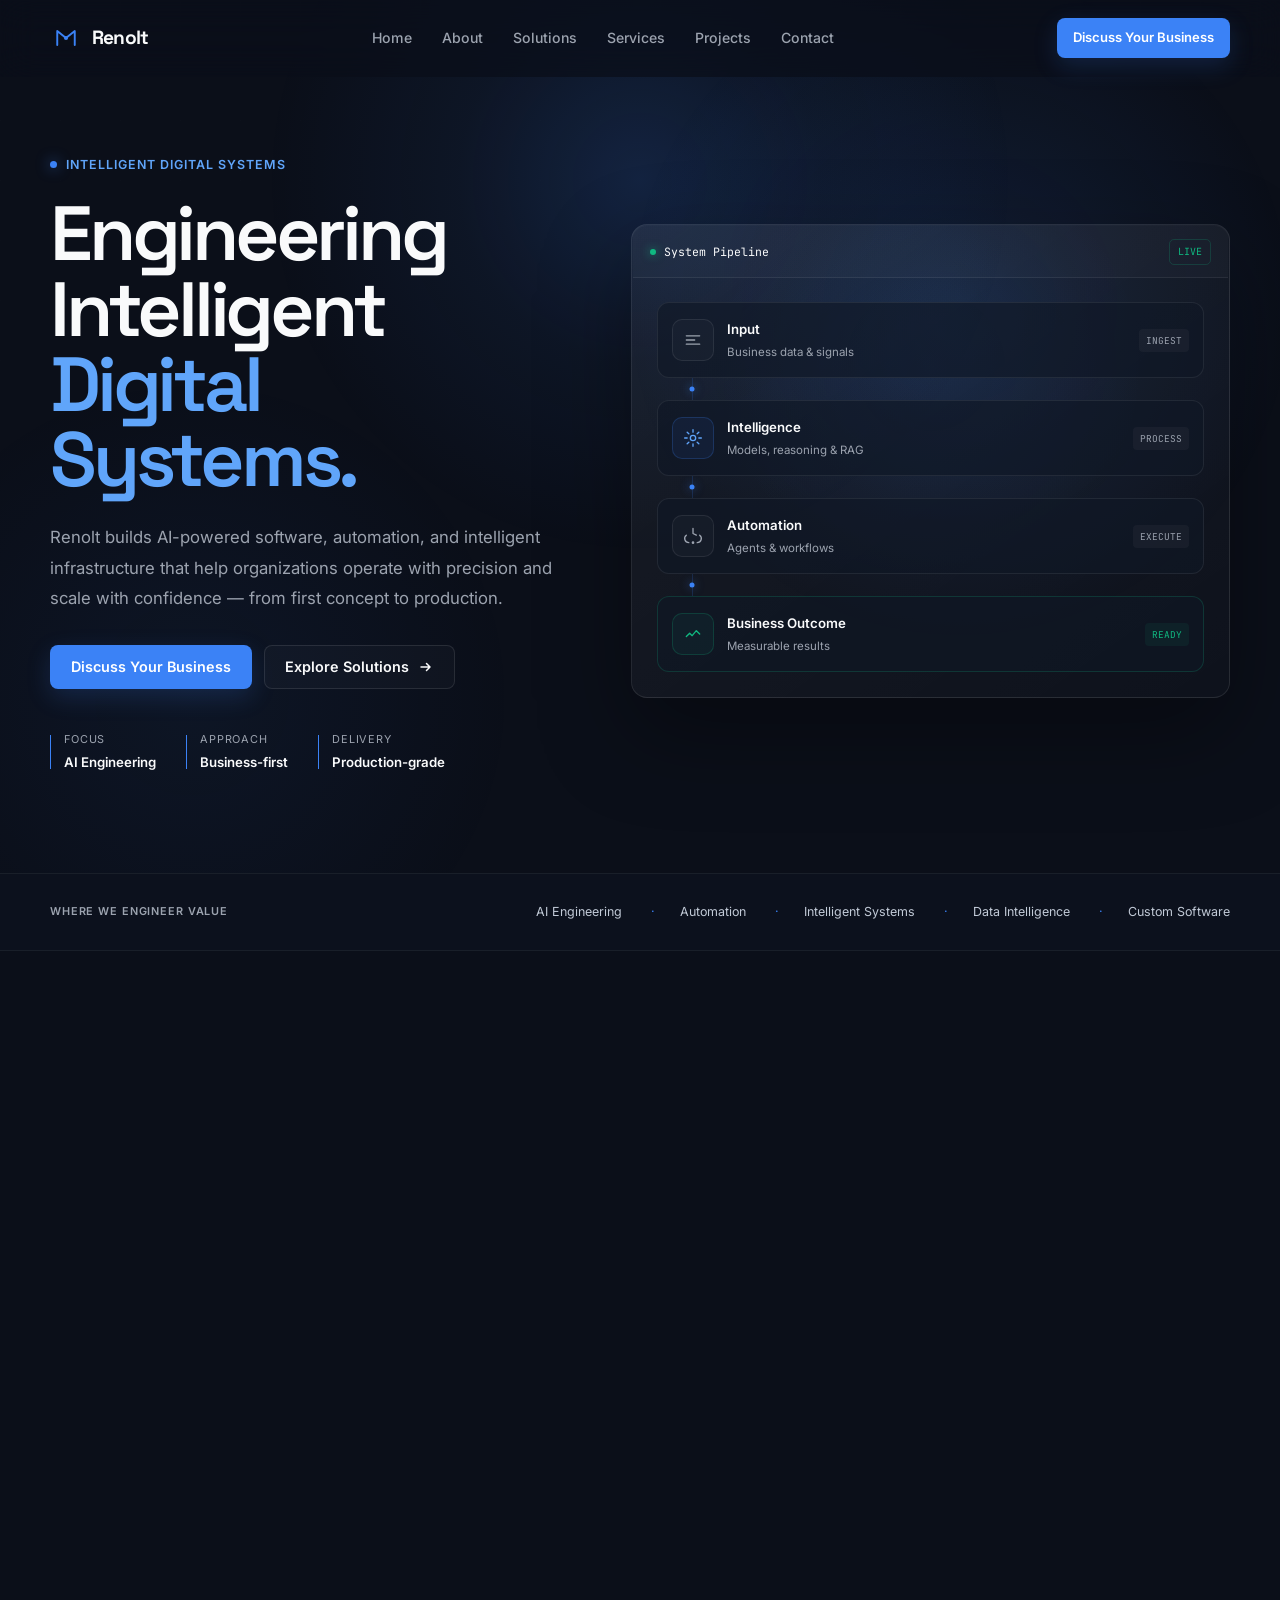
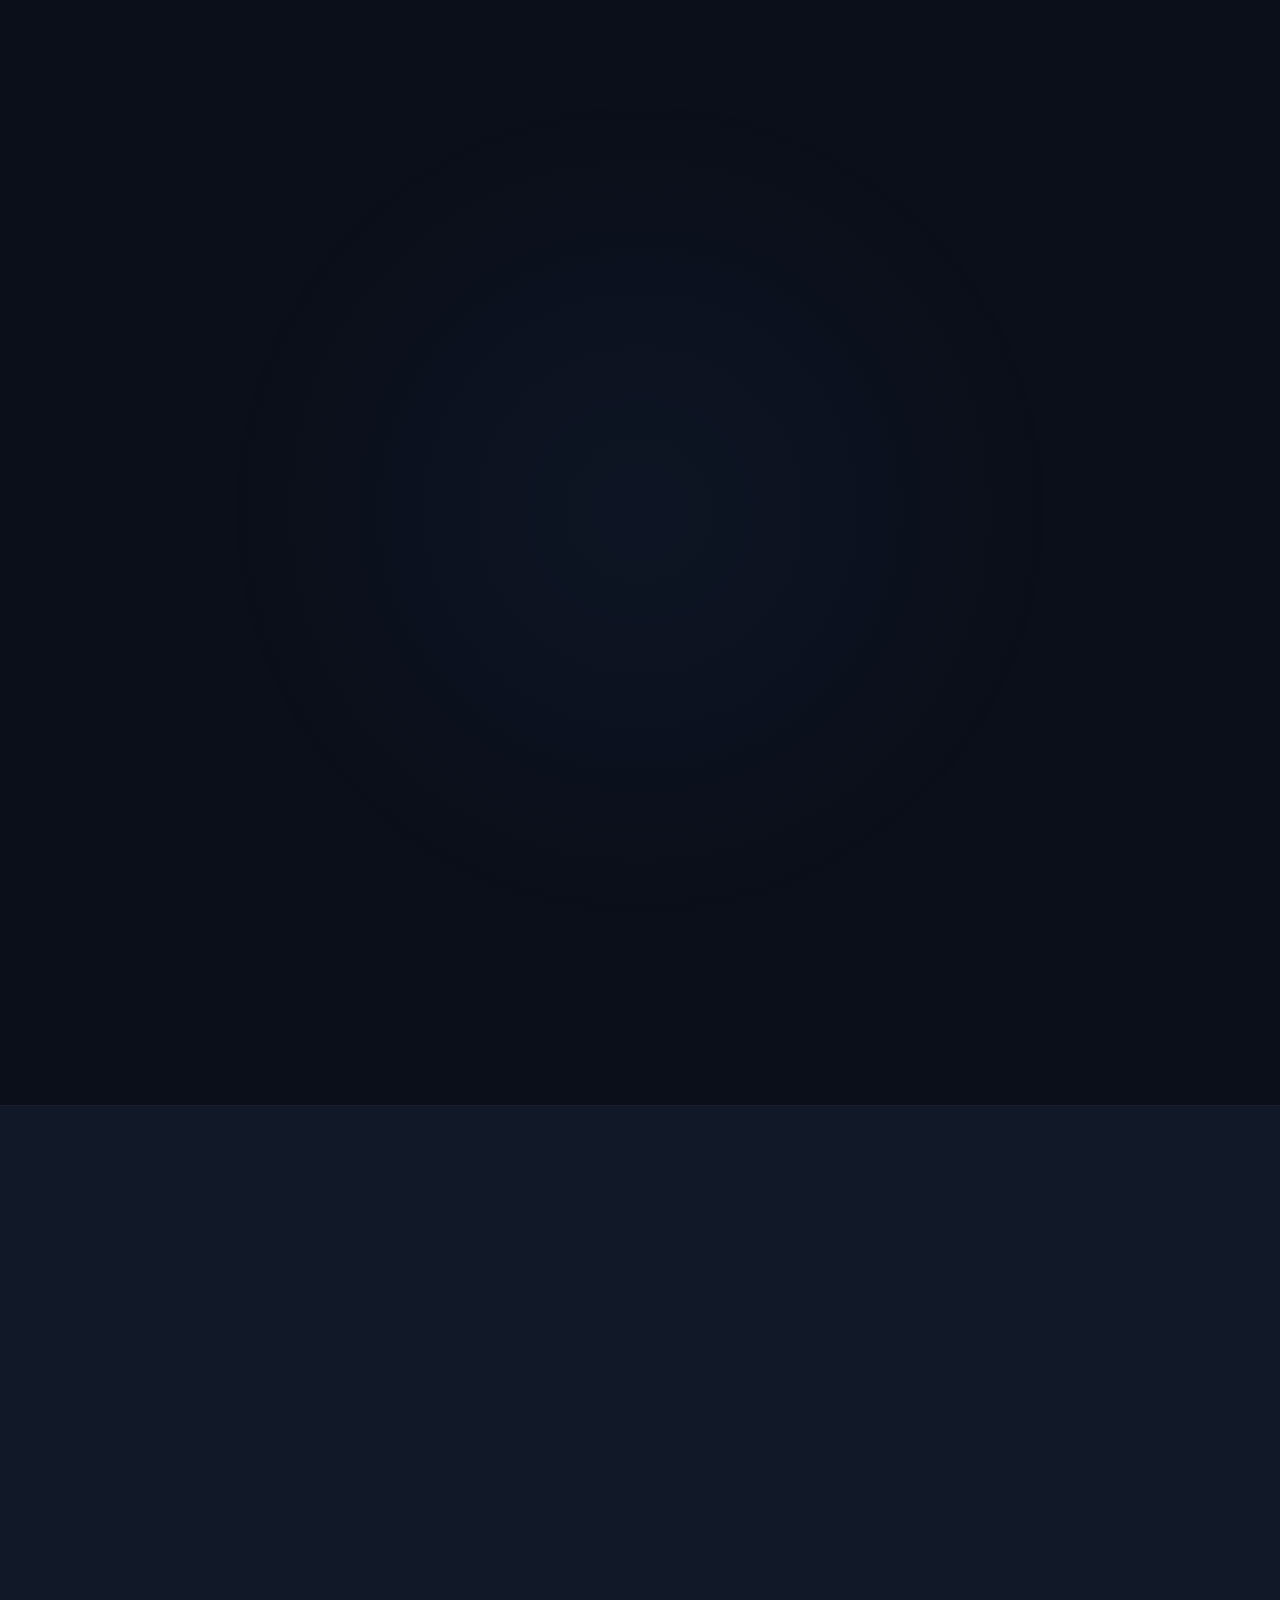
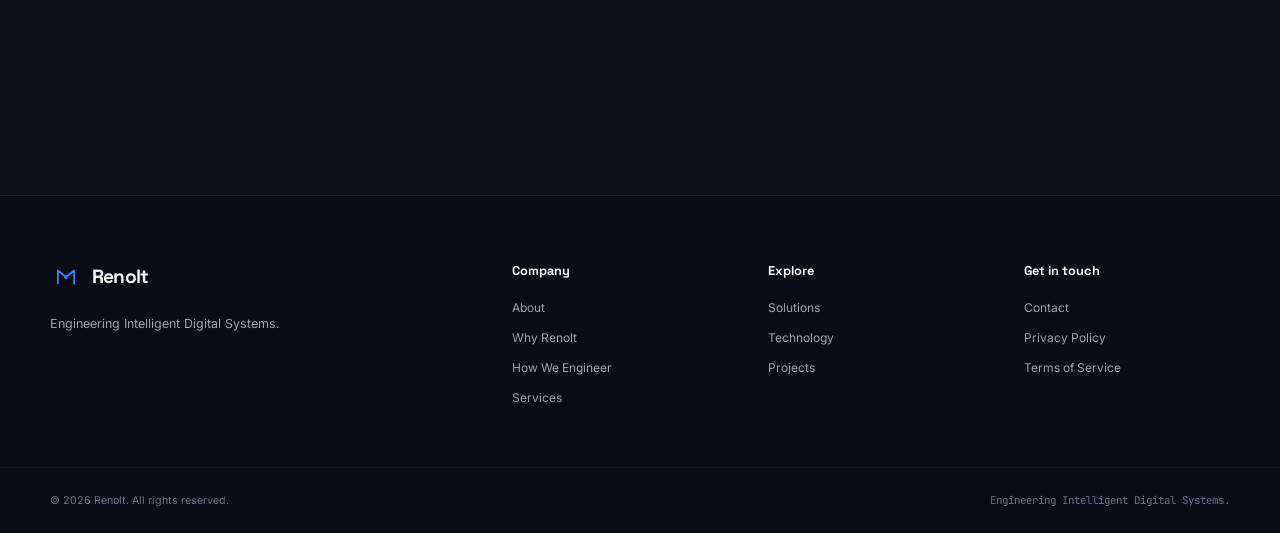
<file: index.html>
<!DOCTYPE html>
<html lang="en">

<head>
    <meta charset="UTF-8">
    <meta name="viewport" content="width=device-width, initial-scale=1.0">

    <meta name="theme-color" content="#070A11">

    <meta
        name="description"
        content="Renolt engineers intelligent digital systems — AI engineering, automation, custom software, AI agents, data intelligence and knowledge systems that help organizations operate and scale."
    >

    <title>Renolt | Engineering Intelligent Digital Systems</title>

    <!-- TODO: replace with the real production domain once finalized -->
    <link rel="canonical" href="https://your-domain-here.com/">

    <!-- ============================================================
         OPEN GRAPH / SOCIAL PREVIEWS
         ============================================================ -->

    <meta property="og:type" content="website">
    <meta property="og:site_name" content="Renolt">
    <meta property="og:title" content="Renolt | Engineering Intelligent Digital Systems">
    <meta property="og:description" content="Renolt engineers intelligent digital systems — AI engineering, automation, custom software, AI agents, data intelligence and knowledge systems that help organizations operate and scale.">
    <meta property="og:url" content="https://your-domain-here.com/">
    <!-- TODO: add og:image once a logo/preview image exists in the images folder -->
    <!-- <meta property="og:image" content="https://your-domain-here.com/images/preview.png"> -->

    <meta name="twitter:card" content="summary_large_image">
    <meta name="twitter:title" content="Renolt | Engineering Intelligent Digital Systems">
    <meta name="twitter:description" content="Renolt engineers intelligent digital systems — AI engineering, automation, custom software, AI agents, data intelligence and knowledge systems that help organizations operate and scale.">
    <!-- TODO: add twitter:image once available -->

    <!-- ============================================================
         STRUCTURED DATA (Organization)
         ============================================================ -->

    <script type="application/ld+json">
    {
      "@context": "https://schema.org",
      "@type": "Organization",
      "name": "Renolt",
      "url": "https://your-domain-here.com/",
      "description": "Renolt engineers intelligent digital systems — AI engineering, automation, custom software, AI agents, data intelligence and knowledge systems that help organizations operate and scale.",
      "email": "hello@renolt.com"
    }
    </script>

    <!-- ============================================================
         FONTS
         ============================================================ -->

    <link rel="preconnect" href="https://fonts.googleapis.com">
    <link rel="preconnect" href="https://fonts.gstatic.com" crossorigin>

    <link
        href="https://fonts.googleapis.com/css2?family=Inter:wght@400;500;600&family=Space+Grotesk:wght@400;500;600;700&family=JetBrains+Mono:wght@400;500;600&display=swap"
        rel="stylesheet"
    >

    <!-- ============================================================
         STYLES
         ============================================================ -->

    <link rel="stylesheet" href="css/variables.css">
    <link rel="stylesheet" href="css/style.css">
    <link rel="stylesheet" href="css/animations.css">

    <link rel="icon" href="favicon.ico">
</head>


<body>

    <!-- ============================================================
         ACCESSIBILITY
         ============================================================ -->

    <a href="#main" class="skip-link">
        Skip to content
    </a>


    <!-- ============================================================
         HEADER / NAVIGATION
         ============================================================ -->

    <header
        class="site-header"
        id="site-header"
        data-nav
    >

        <div class="container header-inner">

            <!-- Brand -->

            <a
                href="#home"
                class="brand"
                aria-label="Renolt home"
            >

                <span
                    class="brand-mark"
                    aria-hidden="true"
                >

                    <svg
                        viewBox="0 0 32 32"
                        width="28"
                        height="28"
                        fill="none"
                    >

                        <path
                            d="M6 24V8l10 8 10-8v16"
                            stroke="currentColor"
                            stroke-width="2.2"
                            stroke-linecap="round"
                            stroke-linejoin="round"
                        />

                        <circle
                            cx="16"
                            cy="16"
                            r="2.4"
                            fill="currentColor"
                        />

                    </svg>

                </span>

                <span class="brand-name">
                    Renolt 
                </span>

            </a>


            <!-- Desktop Navigation -->

            <nav
                class="primary-nav"
                aria-label="Primary"
            >

                <ul>

                    <li>
                        <a href="#home">
                            Home
                        </a>
                    </li>

                    <li>
                        <a href="#about">
                            About
                        </a>
                    </li>

                    <li>
                        <a href="#solutions">
                            Solutions
                        </a>
                    </li>

                    <li>
                        <a href="#services">
                            Services
                        </a>
                    </li>

                    
                    <li>
                        <a href="#projects">
                            Projects
                        </a>
                    </li>

                    <li>
                        <a href="#contact">
                            Contact
                        </a>
                    </li>

                </ul>

            </nav>


            <!-- Header Actions -->

            <div class="header-actions">

                <a
                    href="#contact"
                    class="btn btn-primary btn-sm"
                >
                    Discuss Your Business
                </a>


                <button
                    class="nav-toggle"
                    id="nav-toggle"
                    aria-label="Open menu"
                    aria-expanded="false"
                    aria-controls="mobile-nav"
                    type="button"
                >

                    <span></span>
                    <span></span>
                    <span></span>

                </button>

            </div>

        </div>


        <!-- ========================================================
             MOBILE NAVIGATION
             ======================================================== -->

        <div
            class="mobile-nav"
            id="mobile-nav"
            aria-hidden="true"
        >

            <nav aria-label="Mobile">

                <a href="#home">
                    Home
                </a>

                <a href="#about">
                    About
                </a>

                <a href="#solutions">
                    Solutions
                </a>

                <a href="#services">
                    Services
                </a>


                <a href="#projects">
                    Projects
                </a>

                <a href="#contact">
                    Contact
                </a>

                <a
                    href="#contact"
                    class="btn btn-primary"
                >
                    Discuss Your Business
                </a>

            </nav>

        </div>

    </header>



    <!-- ============================================================
         MAIN
         ============================================================ -->

    <main id="main">


        <!-- ========================================================
             HERO
             ======================================================== -->

        <section
            class="hero"
            id="home"
        >

            <div
                class="hero-bg"
                aria-hidden="true"
            ></div>


            <div class="container hero-inner">


                <!-- HERO COPY -->

                <div class="hero-copy reveal">

                    <span class="eyebrow">

                        <span
                            class="eyebrow-dot"
                            aria-hidden="true"
                        ></span>

                        Intelligent Digital Systems

                    </span>


                    <h1 class="hero-title text-balance">

                        Engineering Intelligent<br>

                        <span class="accent-text">
                            Digital Systems.
                        </span>

                    </h1>


                    <p class="hero-lead text-pretty">

                        Renolt builds AI-powered software, automation,
                        and intelligent infrastructure that help
                        organizations operate with precision and scale
                        with confidence — from first concept to production.

                    </p>


                    <div class="hero-cta">

                        <a
                            href="#contact"
                            class="btn btn-primary"
                        >
                            Discuss Your Business
                        </a>


                        <a
                            href="#solutions"
                            class="btn btn-ghost"
                        >

                            Explore Solutions

                            <svg
                                width="16"
                                height="16"
                                viewBox="0 0 16 16"
                                fill="none"
                                aria-hidden="true"
                            >

                                <path
                                    d="M3 8h9m0 0-3.5-3.5M12 8l-3.5 3.5"
                                    stroke="currentColor"
                                    stroke-width="1.5"
                                    stroke-linecap="round"
                                    stroke-linejoin="round"
                                />

                            </svg>

                        </a>

                    </div>


                    <!-- HERO META -->

                    <dl class="hero-meta">

                        <div>

                            <dt>
                                Focus
                            </dt>

                            <dd>
                                AI Engineering
                            </dd>

                        </div>


                        <div>

                            <dt>
                                Approach
                            </dt>

                            <dd>
                                Business-first
                            </dd>

                        </div>


                        <div>

                            <dt>
                                Delivery
                            </dt>

                            <dd>
                                Production-grade
                            </dd>

                        </div>

                    </dl>

                </div>



                <!-- =================================================
                     HERO SYSTEM PIPELINE
                     ================================================= -->

                <div
                    class="hero-panel reveal"
                    aria-label="Intelligent system pipeline visualization"
                >

                    <div class="panel-topbar">

                        <div class="panel-title">

                            <span class="live-dot"></span>

                            System Pipeline

                        </div>

                        <span class="panel-tag">
                            live
                        </span>

                    </div>


                    <div class="pipeline">


                        <!-- INPUT -->

                        <div
                            class="pipeline-node"
                            data-stage="1"
                        >

                            <div class="node-icon">

                                <svg
                                    viewBox="0 0 24 24"
                                    width="20"
                                    height="20"
                                    fill="none"
                                >

                                    <path
                                        d="M4 7h16M4 12h10M4 17h16"
                                        stroke="currentColor"
                                        stroke-width="1.6"
                                        stroke-linecap="round"
                                    />

                                </svg>

                            </div>


                            <div class="node-body">

                                <span class="node-label">
                                    Input
                                </span>

                                <span class="node-desc">
                                    Business data & signals
                                </span>

                            </div>


                            <span class="node-metric">
                                ingest
                            </span>

                        </div>


                        <div
                            class="pipeline-flow"
                            aria-hidden="true"
                        >
                            <span></span>
                        </div>


                        <!-- INTELLIGENCE -->

                        <div
                            class="pipeline-node"
                            data-stage="2"
                        >

                            <div class="node-icon accent">

                                <svg
                                    viewBox="0 0 24 24"
                                    width="20"
                                    height="20"
                                    fill="none"
                                >

                                    <circle
                                        cx="12"
                                        cy="12"
                                        r="3.2"
                                        stroke="currentColor"
                                        stroke-width="1.6"
                                    />

                                    <path
                                        d="M12 2v3M12 19v3M2 12h3M19 12h3M5 5l2 2M17 17l2 2M19 5l-2 2M7 17l-2 2"
                                        stroke="currentColor"
                                        stroke-width="1.6"
                                        stroke-linecap="round"
                                    />

                                </svg>

                            </div>


                            <div class="node-body">

                                <span class="node-label">
                                    Intelligence
                                </span>

                                <span class="node-desc">
                                    Models, reasoning & RAG
                                </span>

                            </div>


                            <span class="node-metric">
                                process
                            </span>

                        </div>


                        <div
                            class="pipeline-flow"
                            aria-hidden="true"
                        >
                            <span></span>
                        </div>


                        <!-- AUTOMATION -->

                        <div
                            class="pipeline-node"
                            data-stage="3"
                        >

                            <div class="node-icon">

                                <svg
                                    viewBox="0 0 24 24"
                                    width="20"
                                    height="20"
                                    fill="none"
                                >

                                    <path
                                        d="M12 3v6l4 2M7 20a5 5 0 0 1-3-9M17 20a5 5 0 0 0 3-9"
                                        stroke="currentColor"
                                        stroke-width="1.6"
                                        stroke-linecap="round"
                                        stroke-linejoin="round"
                                    />

                                    <circle
                                        cx="12"
                                        cy="20"
                                        r="1.6"
                                        fill="currentColor"
                                    />

                                </svg>

                            </div>


                            <div class="node-body">

                                <span class="node-label">
                                    Automation
                                </span>

                                <span class="node-desc">
                                    Agents & workflows
                                </span>

                            </div>


                            <span class="node-metric">
                                execute
                            </span>

                        </div>


                        <div
                            class="pipeline-flow"
                            aria-hidden="true"
                        >
                            <span></span>
                        </div>


                        <!-- OUTCOME -->

                        <div
                            class="pipeline-node outcome"
                            data-stage="4"
                        >

                            <div class="node-icon success">

                                <svg
                                    viewBox="0 0 24 24"
                                    width="20"
                                    height="20"
                                    fill="none"
                                >

                                    <path
                                        d="M4 15l4-4 3 3 5-6 4 4"
                                        stroke="currentColor"
                                        stroke-width="1.6"
                                        stroke-linecap="round"
                                        stroke-linejoin="round"
                                    />

                                </svg>

                            </div>


                            <div class="node-body">

                                <span class="node-label">
                                    Business Outcome
                                </span>

                                <span class="node-desc">
                                    Measurable results
                                </span>

                            </div>


                            <span class="node-metric success-metric">
                                ready
                            </span>

                        </div>

                    </div>

                </div>

            </div>

        </section>



        <!-- ========================================================
             TRUST STRIP
             ======================================================== -->

        <section
            class="trust"
            aria-label="What we focus on"
        >

            <div class="container">

                <p class="trust-label">
                    Where we engineer value
                </p>


                <ul class="trust-list">

                    <li>
                        AI Engineering
                    </li>

                    <li>
                        Automation
                    </li>

                    <li>
                        Intelligent Systems
                    </li>

                    <li>
                        Data Intelligence
                    </li>

                    <li>
                        Custom Software
                    </li>

                </ul>

            </div>

        </section>



        <!-- ========================================================
             ABOUT
             ======================================================== -->

        <section
            class="section"
            id="about"
        >

            <div class="container">

                <div class="section-head reveal">

                    <span class="section-tag">
                        About
                    </span>


                    <h2 class="section-title text-balance">
                        Engineered to simplify complexity and enable scale
                    </h2>


                    <p class="section-desc text-pretty">

                        Renolt exists to engineer intelligent digital
                        systems that simplify complex business operations
                        and give organizations a dependable foundation
                        to grow on.

                    </p>

                </div>


                <div class="about-grid">


                    <article class="about-card feature reveal">

                        <span class="card-kicker">
                            Mission
                        </span>

                        <p>

                            To engineer reliable, intelligent software
                            that turns complex operations into clear,
                            automated systems — so teams spend less time
                            on manual work and more on the decisions
                            that matter.

                        </p>

                    </article>


                    <article class="about-card feature reveal">

                        <span class="card-kicker">
                            Vision
                        </span>

                        <p>

                            A future where every ambitious organization
                            runs on intelligent infrastructure — where
                            AI, data and automation work together as one
                            coherent, trustworthy system.

                        </p>

                    </article>


                    <div class="principles reveal">

                        <span class="card-kicker">
                            Engineering Principles
                        </span>


                        <ul class="principle-list">


                            <li>

                                <span class="principle-index">
                                    01
                                </span>

                                <div>

                                    <strong>
                                        Business-first engineering
                                    </strong>

                                    <span>
                                        Every system starts from an outcome,
                                        not a technology.
                                    </span>

                                </div>

                            </li>


                            <li>

                                <span class="principle-index">
                                    02
                                </span>

                                <div>

                                    <strong>
                                        Reliability
                                    </strong>

                                    <span>
                                        Systems designed to run predictably
                                        in production.
                                    </span>

                                </div>

                            </li>


                            <li>

                                <span class="principle-index">
                                    03
                                </span>

                                <div>

                                    <strong>
                                        Security-minded architecture
                                    </strong>

                                    <span>
                                        Safeguards considered from the first
                                        design decision.
                                    </span>

                                </div>

                            </li>


                            <li>

                                <span class="principle-index">
                                    04
                                </span>

                                <div>

                                    <strong>
                                        Scalability
                                    </strong>

                                    <span>
                                        Architecture that grows with the
                                        organization.
                                    </span>

                                </div>

                            </li>


                            <li>

                                <span class="principle-index">
                                    05
                                </span>

                                <div>

                                    <strong>
                                        Continuous innovation
                                    </strong>

                                    <span>
                                        Adopting what genuinely creates value,
                                        not hype.
                                    </span>

                                </div>

                            </li>

                        </ul>

                    </div>

                </div>

            </div>

        </section>



        <!-- ========================================================
             SOLUTIONS
             ======================================================== -->

        <section
            class="section section-alt"
            id="solutions"
        >

            <div class="container">

                <div class="section-head reveal">

                    <span class="section-tag">
                     What We're Building
                    </span>

                    <h2 class="section-title text-balance">
                         Intelligent systems built for how businesses will operate next
                    </h2>

                         <p class="section-desc text-pretty">
                            Renolt builds AI agents, intelligent automation, business management
                            systems and data-driven software designed to solve complex business
                            problems. We validate every system through testing and working
                            prototypes before delivering it to businesses.
                        </p>
                </div>


                <div class="solutions-grid">


                    <!-- AI ENGINEERING -->

                    <article class="solution-card reveal">

                        <div class="solution-icon">

                            <svg
                                viewBox="0 0 24 24"
                                width="22"
                                height="22"
                                fill="none"
                            >

                                <circle
                                    cx="12"
                                    cy="12"
                                    r="3"
                                    stroke="currentColor"
                                    stroke-width="1.6"
                                />

                                <path
                                    d="M12 2v3M12 19v3M2 12h3M19 12h3M5 5l2 2M17 17l2 2M19 5l-2 2M7 17l-2 2"
                                    stroke="currentColor"
                                    stroke-width="1.6"
                                    stroke-linecap="round"
                                />

                            </svg>

                        </div>

                        <h3>
                            AI Engineering
                        </h3>

                        <p>
                            Design and delivery of AI-powered systems,
                            from model integration to production-ready
                            applications.
                        </p>

                        <span class="solution-outcome">
                            Outcome — intelligence embedded where it drives value
                        </span>

                    </article>


                    <!-- AUTOMATION -->

                    <article class="solution-card reveal">

                        <div class="solution-icon">

                            <svg
                                viewBox="0 0 24 24"
                                width="22"
                                height="22"
                                fill="none"
                            >

                                <path
                                    d="M12 3v5M12 16v5M3 12h5M16 12h5"
                                    stroke="currentColor"
                                    stroke-width="1.6"
                                    stroke-linecap="round"
                                />

                                <rect
                                    x="9"
                                    y="9"
                                    width="6"
                                    height="6"
                                    rx="1.4"
                                    stroke="currentColor"
                                    stroke-width="1.6"
                                />

                            </svg>

                        </div>

                        <h3>
                            Intelligent Automation
                        </h3>

                        <p>
                            Automate workflows, approvals and repetitive
                            operations so teams focus on higher-value work.
                        </p>

                        <span class="solution-outcome">
                            Outcome — lower operational overhead
                        </span>

                    </article>


                    <!-- CUSTOM SOFTWARE -->

                    <article class="solution-card reveal">

                        <div class="solution-icon">

                            <svg
                                viewBox="0 0 24 24"
                                width="22"
                                height="22"
                                fill="none"
                            >

                                <path
                                    d="M9 8l-4 4 4 4M15 8l4 4-4 4"
                                    stroke="currentColor"
                                    stroke-width="1.6"
                                    stroke-linecap="round"
                                    stroke-linejoin="round"
                                />

                            </svg>

                        </div>

                        <h3>
                            Custom Software
                        </h3>

                        <p>
                            Modern web applications and platforms
                            engineered to fit the way your organization
                            actually works.
                        </p>

                        <span class="solution-outcome">
                            Outcome — software that fits, not compromises
                        </span>

                    </article>


                    <!-- AI AGENTS -->

                    <article class="solution-card reveal">

                        <div class="solution-icon">

                            <svg
                                viewBox="0 0 24 24"
                                width="22"
                                height="22"
                                fill="none"
                            >

                                <rect
                                    x="5"
                                    y="8"
                                    width="14"
                                    height="11"
                                    rx="2"
                                    stroke="currentColor"
                                    stroke-width="1.6"
                                />

                                <path
                                    d="M12 8V5M9 3h6"
                                    stroke="currentColor"
                                    stroke-width="1.6"
                                    stroke-linecap="round"
                                />

                                <circle
                                    cx="9.5"
                                    cy="13"
                                    r="1"
                                    fill="currentColor"
                                />

                                <circle
                                    cx="14.5"
                                    cy="13"
                                    r="1"
                                    fill="currentColor"
                                />

                            </svg>

                        </div>

                        <h3>
                            AI Agents
                        </h3>

                        <p>
                            Autonomous and assisted agents that reason,
                            retrieve knowledge and take action within
                            guardrails.
                        </p>

                        <span class="solution-outcome">
                            Outcome — work that runs itself, safely
                        </span>

                    </article>


                    <!-- DATA -->

                    <article class="solution-card reveal">

                        <div class="solution-icon">

                            <svg
                                viewBox="0 0 24 24"
                                width="22"
                                height="22"
                                fill="none"
                            >

                                <path
                                    d="M4 19V5M4 19h16M8 15l3-4 3 2 4-6"
                                    stroke="currentColor"
                                    stroke-width="1.6"
                                    stroke-linecap="round"
                                    stroke-linejoin="round"
                                />

                            </svg>

                        </div>

                        <h3>
                            Data Intelligence
                        </h3>

                        <p>
                            Turn raw operational data into clear,
                            decision-ready insight with dashboards
                            and analytics.
                        </p>

                        <span class="solution-outcome">
                            Outcome — decisions grounded in evidence
                        </span>

                    </article>


                    <!-- RAG -->

                    <article class="solution-card reveal">

                        <div class="solution-icon">

                            <svg
                                viewBox="0 0 24 24"
                                width="22"
                                height="22"
                                fill="none"
                            >

                                <path
                                    d="M6 4h9l3 3v13H6z"
                                    stroke="currentColor"
                                    stroke-width="1.6"
                                    stroke-linejoin="round"
                                />

                                <path
                                    d="M9 9h4M9 12h6M9 15h6"
                                    stroke="currentColor"
                                    stroke-width="1.6"
                                    stroke-linecap="round"
                                />

                            </svg>

                        </div>

                        <h3>
                            Knowledge &amp; RAG Systems
                        </h3>

                        <p>
                            Retrieval-augmented systems that make your
                            organization's knowledge searchable and
                            trustworthy.
                        </p>

                        <span class="solution-outcome">
                            Outcome — answers with context and accuracy
                        </span>

                    </article>

                </div>

            </div>

        </section>



        <!-- ========================================================
             SERVICES
             Original Renolt service offering retained
             ======================================================== -->

        <section
            class="section"
            id="services"
        >

            <div class="container">

                <div class="section-head reveal">

                    <span class="section-tag">
                        How We Work
                    </span>


                    <h2 class="section-title text-balance">
                       From Business Problem to Working System
                    </h2>


                    <p class="section-desc text-pretty">
                        We work with businesses to understand their challenges, design the right
                        system, validate it through testing, and engineer a reliable solution
                        that can grow with the business.

                    </p>

                </div>


                <div class="services-grid">


                    <article class="service-card reveal">

                        <div class="service-icon">
                            🤖
                        </div>

                        <h3>
                            Business &amp; AI Consulting
                        </h3>

                        <p>
                            Understand business challenges, identify high-value opportunities,
                            and determine where intelligent systems can create measurable impact.
                        </p>

                    </article>


                    <article class="service-card reveal">

                        <div class="service-icon">
                            💻
                        </div>

                        <h3>
                            System Design &amp; Architecture
                        </h3>

                        <p>
                            Design the workflows, agents, data systems and integrations required
                            to turn a business requirement into a dependable solution.
                        </p>

                    </article>


                    <article class="service-card reveal">

                        <div class="service-icon">
                            ⚙️
                        </div>

                        <h3>
                            AI &amp; Software Engineering
                        </h3>

                        <p>
                            Build, integrate and test intelligent software systems designed around
                            the specific requirements of the business.
                        </p>

                    </article>


                    <article class="service-card reveal">

                        <div class="service-icon">
                            📊
                        </div>

                        <h3>
                            Deployment &amp; Optimization
                        </h3>

                        <p>
                            Validate systems in real environments, deploy them responsibly,
                            monitor performance and continuously improve their effectiveness.
                        </p>

                    </article>

                </div>

            </div>

        </section>



        <!-- ========================================================
             PROCESS
             ======================================================== -->

        <section
            class="section section-alt"
            id="process"
        >

            <div class="container">

                <div class="section-head reveal">

                    <span class="section-tag">
                        How We Engineer
                    </span>


                    <h2 class="section-title text-balance">
                        From business problem to production system
                    </h2>


                    <p class="section-desc text-pretty">

                        A disciplined path that turns ambiguity into
                        an intelligent, dependable system — engineered
                        as a partner, not a vendor.

                    </p>

                </div>


                <ol class="process-track reveal">


                    <li class="process-step">

                        <span class="step-num">
                            01
                        </span>

                        <h3>
                            Discover
                        </h3>

                        <p>
                            Understand the business problem, constraints
                            and desired outcome.
                        </p>

                    </li>


                    <li class="process-step">

                        <span class="step-num">
                            02
                        </span>

                        <h3>
                            Architect
                        </h3>

                        <p>
                            Design the system, data flow and integration points.
                        </p>

                    </li>


                    <li class="process-step">

                        <span class="step-num">
                            03
                        </span>

                        <h3>
                            Engineer
                        </h3>

                        <p>
                            Build reliable, secure and maintainable software.
                        </p>

                    </li>


                    <li class="process-step">

                        <span class="step-num">
                            04
                        </span>

                        <h3>
                            Integrate
                        </h3>

                        <p>
                            Connect intelligence into existing tools
                            and operations.
                        </p>

                    </li>


                    <li class="process-step">

                        <span class="step-num">
                            05
                        </span>

                        <h3>
                            Validate
                        </h3>

                        <p>
                            Test for correctness, performance and safety
                            in real conditions.
                        </p>

                    </li>


                    <li class="process-step">

                        <span class="step-num">
                            06
                        </span>

                        <h3>
                            Scale
                        </h3>

                        <p>
                            Operate, monitor and evolve the system as
                            the business grows.
                        </p>

                    </li>

                </ol>

            </div>

        </section>



        <!-- ========================================================
             TECHNOLOGY
             ======================================================== -->

        <section
            class="section"
            id="technology"
        >

            <div class="container">

                <div class="section-head reveal">

                    <span class="section-tag">
                        Technology
                    </span>


                    <h2 class="section-title text-balance">
                        An architecture, not a logo wall
                    </h2>


                    <p class="section-desc text-pretty">

                        We build reliable AI-powered software using modern
                        web technologies, scalable backend systems and
                        intelligent data infrastructure.

                    </p>

                </div>


                <div class="tech-grid">


                    <article class="tech-layer reveal">

                        <header>

                            <span class="layer-index">
                                L1
                            </span>

                            <h3>
                                Frontend
                            </h3>

                        </header>

                        <ul>

                            <li>
                                HTML
                            </li>

                            <li>
                                CSS
                            </li>

                            <li>
                                JavaScript
                            </li>

                            <li>
                                Responsive UI
                            </li>

                        </ul>

                    </article>


                    <article class="tech-layer reveal">

                        <header>

                            <span class="layer-index">
                                L2
                            </span>

                            <h3>
                                Backend
                            </h3>

                        </header>

                        <ul>

                            <li>
                                Python
                            </li>

                            <li>
                                FastAPI
                            </li>

                            <li>
                                REST APIs
                            </li>

                        </ul>

                    </article>


                    <article class="tech-layer reveal">

                        <header>

                            <span class="layer-index">
                                L3
                            </span>

                            <h3>
                                AI
                            </h3>

                        </header>

                        <ul>

                            <li>
                                AI APIs
                            </li>

                            <li>
                                Prompt Engineering
                            </li>

                            <li>
                                Agents
                            </li>

                        </ul>

                    </article>


                    <article class="tech-layer reveal">

                        <header>

                            <span class="layer-index">
                                L4
                            </span>

                            <h3>
                                Data
                            </h3>

                        </header>

                        <ul>

                            <li>
                                RAG
                            </li>

                            <li>
                                Embeddings
                            </li>

                            <li>
                                Knowledge Bases
                            </li>

                        </ul>

                    </article>


                    <article class="tech-layer reveal">

                        <header>

                            <span class="layer-index">
                                L5
                            </span>

                            <h3>
                                Infrastructure
                            </h3>

                        </header>

                        <ul>

                            <li>
                                Automation
                            </li>

                            <li>
                                Scalable Services
                            </li>

                            <li>
                                Deployment
                            </li>

                        </ul>

                    </article>


                    <article class="tech-layer reveal">

                        <header>

                            <span class="layer-index">
                                L6
                            </span>

                            <h3>
                                Development
                            </h3>

                        </header>

                        <ul>

                            <li>
                                Git
                            </li>

                            <li>
                                GitHub
                            </li>

                            <li>
                                CI Workflows
                            </li>

                        </ul>

                    </article>

                </div>

            </div>

        </section>



        <!-- ========================================================
             INTELLIGENT SYSTEM
             ======================================================== -->

        <section
            class="section system-section"
            aria-label="How an intelligent system flows"
        >

            <div class="container">

                <div class="section-head reveal">

                    <span class="section-tag">
                        Intelligent System
                    </span>


                    <h2 class="section-title text-balance">
                        One system, from data to measurable outcome
                    </h2>


                    <p class="section-desc text-pretty">

                        Every layer feeds the next. This is the shape
                        of the systems we engineer.

                    </p>

                </div>


                <div class="system-flow reveal">


                    <div
                        class="system-layer"
                        data-layer="1"
                    >

                        <div class="layer-tag">
                            Source
                        </div>

                        <div class="layer-content">

                            <h3>
                                User &amp; Business Data
                            </h3>

                            <p>
                                Documents, operations, events and interactions.
                            </p>

                        </div>

                    </div>


                    <div
                        class="system-connector"
                        aria-hidden="true"
                    ></div>


                    <div
                        class="system-layer"
                        data-layer="2"
                    >

                        <div class="layer-tag">
                            Reason
                        </div>

                        <div class="layer-content">

                            <h3>
                                AI / Intelligence Layer
                            </h3>

                            <p>
                                Models interpret, reason and generate.
                            </p>

                        </div>

                    </div>


                    <div
                        class="system-connector"
                        aria-hidden="true"
                    ></div>


                    <div
                        class="system-layer"
                        data-layer="3"
                    >

                        <div class="layer-tag">
                            Recall
                        </div>

                        <div class="layer-content">

                            <h3>
                                Knowledge / RAG
                            </h3>

                            <p>
                                Grounded in your organization's knowledge.
                            </p>

                        </div>

                    </div>


                    <div
                        class="system-connector"
                        aria-hidden="true"
                    ></div>


                    <div
                        class="system-layer"
                        data-layer="4"
                    >

                        <div class="layer-tag">
                            Act
                        </div>

                        <div class="layer-content">

                            <h3>
                                Automation / Agents
                            </h3>

                            <p>
                                Systems take action within guardrails.
                            </p>

                        </div>

                    </div>


                    <div
                        class="system-connector"
                        aria-hidden="true"
                    ></div>


                    <div
                        class="system-layer"
                        data-layer="5"
                    >

                        <div class="layer-tag">
                            Deliver
                        </div>

                        <div class="layer-content">

                            <h3>
                                Business Applications
                            </h3>

                            <p>
                                Intelligence surfaced where work happens.
                            </p>

                        </div>

                    </div>


                    <div
                        class="system-connector"
                        aria-hidden="true"
                    ></div>


                    <div
                        class="system-layer outcome-layer"
                        data-layer="6"
                    >

                        <div class="layer-tag">
                            Result
                        </div>

                        <div class="layer-content">

                            <h3>
                                Measurable Outcomes
                            </h3>

                            <p>
                                Efficiency, clarity and scale you can measure.
                            </p>

                        </div>

                    </div>

                </div>

            </div>

        </section>



        <!-- ========================================================
             PROJECTS
             ======================================================== -->

        <section
            class="section section-alt"
            id="projects"
        >

            <div class="container">

                <div class="section-head reveal">

                    <span class="section-tag">
                        Projects
                    </span>


                    <h2 class="section-title text-balance">
                        Solution concepts we're engineered to build
                    </h2>


                    <p class="section-desc text-pretty">

                        Representative concepts that show how we
                        approach real problems. Each is a solution
                        concept — a blueprint for the systems we deliver.

                    </p>

                </div>


                <div class="projects-grid">


                    <!-- PROJECT 1 -->

                    <article class="project-card reveal">

                        <div class="project-head">

                            <span class="project-label">
                                AI Agent System
                            </span>

                            <h3>
                                AI Business Operations Assistant
                            </h3>

                        </div>


                        <dl class="project-detail">

                            <div>

                                <dt>
                                    Problem
                                </dt>

                                <dd>
                                    
                                 Business teams lose time coordinating tasks,
                                 information and repetitive operational work.
                                    
                                </dd>

                            </div>


                            <div>

                                <dt>What Renolt Builds</dt>

                                <dd>
                                    <dd>
                                       An AI business operations assistant designed to
                                       understand workflows, coordinate tasks and support
                                       day-to-day business execution.
                                   </dd>
                                </dd>

                            </div>


                            <div>

                                <dt>
                                    Technology
                                </dt>

                                <dd>
                                    AI APIs · RAG · Embeddings
                                </dd>

                            </div>


                            <div>

                                <dt>
                                    Outcome
                                </dt>

                                <dd>
                                    
                                    Faster execution, better coordination and less
                                     manual operational workload.

                                </dd>

                            </div>

                        </dl>

                    </article>


                    <!-- PROJECT 2 -->

                    <article class="project-card reveal">

                        <div class="project-head">

                            <span class="project-label">
                                Automation system
                            </span>

                            <h3>
                                Business Automation Platform
                            </h3>

                        </div>


                        <dl class="project-detail">

                            <div>

                                <dt>
                                    Problem
                                </dt>

                                <dd>
                                    Manual approvals and workflows
                                    slow the business down.
                                </dd>

                            </div>


                            <div>

                                <dt>
                                    Solution
                                </dt>

                                <dd>
                                    Connects business workflows and automates repetitive/complex processes.
                                </dd>

                            </div>


                            <div>

                                <dt>
                                    Technology
                                </dt>

                                <dd>
                                    FastAPI · Automation · Agents
                                </dd>

                            </div>


                            <div>

                                <dt>
                                    Outcome
                                </dt>

                                <dd>
                                    Faster workflows, lower operational overhead
                                    and fewer manual errors.
                                </dd>

                            </div>

                        </dl>

                    </article>


                    <!-- PROJECT 3 -->

                    <article class="project-card reveal">

                        <div class="project-head">

                            <span class="project-label">
                                Intelligent Systems
                            </span>

                            <h3>
                                Intelligent Workflow System
                            </h3>

                        </div>


                        <dl class="project-detail">

                            <div>

                                <dt>
                                    Problem
                                </dt>

                                <dd>
                                    Complex business processes often require multiple
                                    disconnected tools, systems and manual coordination.
                                </dd>

                            </div>


                            <div>

                                <dt>
                                    Solution
                                </dt>

                                <dd>
                                    Coordinates multiple AI capabilities/workflows to execute business processes
                                </dd>

                            </div>


                            <div>

                                <dt>
                                    Technology
                                </dt>

                                <dd>
                                    Custom Software · Data · APIs
                                </dd>

                            </div>


                            <div>

                                <dt>
                                    Outcome
                                </dt>

                                <dd>
                                    Connected workflows that execute business processes
                                    more efficiently and with greater consistency.
                                </dd>

                            </div>

                        </dl>

                    </article>


                    <!-- PROJECT 4 -->

                    <article class="project-card reveal">

                        <div class="project-head">

                            <span class="project-label">
                                Data Intelligence
                            </span>

                            <h3>
                                AI Analytics Dashboard
                            </h3>

                        </div>


                        <dl class="project-detail">

                            <div>

                                <dt>
                                    Problem
                                </dt>

                                <dd>
                                    Data exists, but insight is hard to reach.
                                </dd>

                            </div>


                            <div>

                                <dt>
                                    Solution
                                </dt>

                                <dd>
                                    Turns business data into intelligence, insights and decision support.
                                </dd>

                            </div>


                            <div>

                                <dt>
                                    Technology
                                </dt>

                                <dd>
                                    Data Intelligence · AI APIs
                                </dd>

                            </div>


                            <div>

                                <dt>
                                    Outcome
                                </dt>

                                <dd>
                                    Decisions grounded in real evidence.
                                </dd>

                            </div>

                        </dl>

                    </article>

                </div>

            </div>

        </section>



        <!-- ========================================================
             WHY NOVIXA
             ======================================================== -->

        <section
            class="section"
            id="why"
        >

            <div class="container">

                <div class="why-layout">


                    <div class="section-head align-left reveal">

                        <span class="section-tag">
                            Why Renolt
                        </span>


                        <h2 class="section-title text-balance">
                            A partner engineered for the long term
                        </h2>


                        <p class="section-desc text-pretty">

                            We combine engineering discipline with a
                            clear focus on business value — built for
                            executives and technical teams alike.

                        </p>

                    </div>


                    <ul class="why-list reveal">


                        <li>

                            <h3>
                                Business First
                            </h3>

                            <p>
                                Technology in service of outcomes,
                                never the other way around.
                            </p>

                        </li>


                        <li>

                            <h3>
                                Modern Engineering
                            </h3>

                            <p>
                                Reliable practices and architectures
                                built to last.
                            </p>

                        </li>


                        <li>

                            <h3>
                                AI Where It Creates Value
                            </h3>

                            <p>
                                Intelligence applied deliberately,
                                where it measurably helps.
                            </p>

                        </li>


                        <li>

                            <h3>
                                Scalable Architecture
                            </h3>

                            <p>
                                Systems designed to grow with
                                your organization.
                            </p>

                        </li>


                        <li>

                            <h3>
                                Long-Term Partnership
                            </h3>

                            <p>
                                We evolve your systems as your
                                business evolves.
                            </p>

                        </li>

                    </ul>

                </div>

            </div>

        </section>



        <!-- ========================================================
             CTA
             ======================================================== -->

        <section class="cta-section">

            <div class="container">

                <div class="cta-card reveal">

                    <div
                        class="cta-glow"
                        aria-hidden="true"
                    ></div>


                    <h2 class="text-balance">
                        Ready to engineer what's next?
                    </h2>


                    <p class="text-pretty">

                        Let's talk about AI transformation,
                        automation, software modernization,
                        intelligent systems and custom digital products.

                    </p>


                    <a
                        href="#contact"
                        class="btn btn-primary btn-lg"
                    >
                         Discuss Your Business
                    </a>

                </div>

            </div>

        </section>



        <!-- ========================================================
             CONTACT
             ======================================================== -->

        <section
            class="section"
            id="contact"
        >

            <div class="container">

                <div class="contact-layout">


                    <!-- CONTACT INFORMATION -->

                    <div class="contact-intro reveal">

                        <span class="section-tag">
                            Contact
                        </span>


                        <h2 class="section-title align-left text-balance">
                            Let's build something intelligent
                        </h2>


                        <p class="section-desc align-left text-pretty">

                            Tell us about your project and we'll help
                            you design the right intelligent system.

                        </p>


                        <ul class="contact-points">


                            <li>

                                <span class="contact-point-label">
                                    Email
                                </span>

                                <span class="contact-point-value">
                                    hello@renolt.com
                                </span>

                            </li>


                            <li>

                                <span class="contact-point-label">
                                    Availability
                                </span>

                                <span class="contact-point-value">
                                    Worldwide, remote-first
                                </span>

                            </li>


                            <li>

                                <span class="contact-point-label">
                                    Response
                                </span>

                                <span class="contact-point-value">
                                    Within 24 hours
                                </span>

                            </li>

                        </ul>

                    </div>



                    <!-- CONTACT FORM -->

                    <div class="contact-card reveal">

                        <form
                            id="contact-form"
                            novalidate
                        >


                            <div class="field-row">


                                <div class="field">

                                    <label for="name">
                                        Name
                                    </label>

                                    <input
                                        id="name"
                                        name="name"
                                        type="text"
                                        autocomplete="name"
                                        placeholder="Your full name"
                                        required
                                        minlength="2"
                                    >

                                </div>


                                <div class="field">

                                    <label for="company">
                                        Company
                                    </label>

                                    <input
                                        id="company"
                                        name="company"
                                        type="text"
                                        autocomplete="organization"
                                        placeholder="Your company"
                                        required
                                        minlength="2"
                                    >

                                </div>

                            </div>


                            <div class="field">

                                <label for="email">
                                    Business Email
                                </label>

                                <input
                                    id="email"
                                    name="email"
                                    type="email"
                                    autocomplete="email"
                                    placeholder="you@company.com"
                                    required
                                >

                            </div>


                            <div class="field">

                                <label for="project">
                                    Project Type
                                </label>

                                <select
                                    id="project"
                                    name="project"
                                    required
                                >

                                    <option
                                        value=""
                                        disabled
                                        selected
                                    >
                                        Select a project type
                                    </option>

                                    <option>
                                        AI Engineering
                                    </option>

                                    <option>
                                        AI Agents
                                    </option>

                                    <option>
                                        Business Automation
                                    </option>

                                    <option>
                                        Custom Software
                                    </option>

                                    <option>
                                        Data Intelligence
                                    </option>

                                    <option>
                                        RAG / Knowledge Systems
                                    </option>

                                    <option>
                                        AI Consultation
                                    </option>

                                    <option>
                                        Other
                                    </option>

                                </select>

                            </div>


                            <div class="field">

                                <label for="message">
                                    Message
                                </label>

                                <textarea
                                    id="message"
                                    name="message"
                                    rows="5"
                                    placeholder="Tell us about your project, goals and timeline..."
                                    required
                                    minlength="10"
                                ></textarea>

                            </div>


                            <button
                                type="submit"
                                class="btn btn-primary btn-block"
                                id="contact-submit"
                            >
                                Send Message
                            </button>


                            <p
                                class="form-status"
                                id="form-status"
                                role="status"
                                aria-live="polite"
                            ></p>

                        </form>

                    </div>

                </div>

            </div>

        </section>

    </main>



    <!-- ============================================================
         FOOTER
         ============================================================ -->

    <footer class="site-footer">

        <div class="container footer-grid">


            <!-- BRAND -->

            <div class="footer-brand">

                <a
                    href="#home"
                    class="brand"
                >

                    <span
                        class="brand-mark"
                        aria-hidden="true"
                    >

                        <svg
                            viewBox="0 0 32 32"
                            width="26"
                            height="26"
                            fill="none"
                        >

                            <path
                                d="M6 24V8l10 8 10-8v16"
                                stroke="currentColor"
                                stroke-width="2.2"
                                stroke-linecap="round"
                                stroke-linejoin="round"
                            />

                            <circle
                                cx="16"
                                cy="16"
                                r="2.4"
                                fill="currentColor"
                            />

                        </svg>

                    </span>


                    <span class="brand-name">
                        Renolt
                    </span>

                </a>


                <p>
                    Engineering Intelligent Digital Systems.
                </p>

            </div>



            <!-- COMPANY -->

            <nav
                class="footer-col"
                aria-label="Company"
            >

                <h3>
                    Company
                </h3>

                <a href="#about">
                    About
                </a>

                <a href="#why">
                    Why Renolt
                </a>

                <a href="#process">
                    How We Engineer
                </a>

                <a href="#services">
                    Services
                </a>

            </nav>



            <!-- EXPLORE -->

            <nav
                class="footer-col"
                aria-label="Explore"
            >

                <h3>
                    Explore
                </h3>

                <a href="#solutions">
                    Solutions
                </a>

                <a href="#technology">
                    Technology
                </a>

                <a href="#projects">
                    Projects
                </a>

            </nav>



            <!-- CONTACT -->

            <nav
                class="footer-col"
                aria-label="Get in touch"
            >

                <h3>
                    Get in touch
                </h3>

                <a href="#contact">
                    Contact
                </a>

                <a href="privacy.html">
                    Privacy Policy
                </a>

                <a href="terms.html">
                    Terms of Service
                </a>

            </nav>

        </div>



        <!-- FOOTER BOTTOM -->

        <div class="footer-bottom">

            <div class="container">

                <p>
                    &copy;
                    <span id="year">2026</span>
                    Renolt. All rights reserved.
                </p>


                <p class="footer-note">
                    Engineering Intelligent Digital Systems.
                </p>

            </div>

        </div>

    </footer>



    <!-- ============================================================
         JAVASCRIPT
         ============================================================ -->

    <script src="js/navigation.js"></script>
    <script src="js/animation.js"></script>
    <script src="js/app.js"></script>

</body>

</html>
</file>
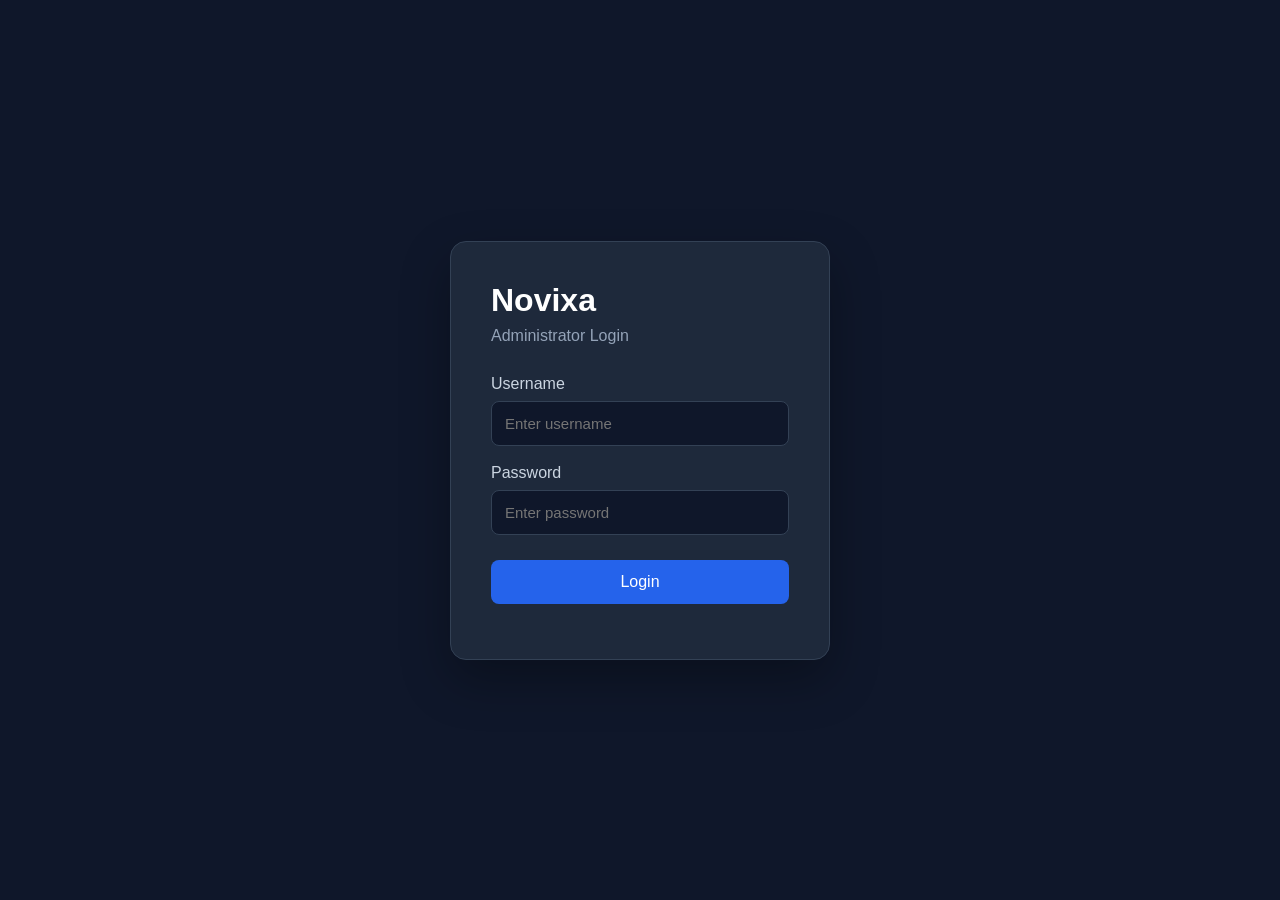
<file: frontend/admin/index.html>
<!DOCTYPE html>
<html lang="en">

<head>

    <meta charset="UTF-8">

    <meta
        name="viewport"
        content="width=device-width, initial-scale=1.0"
    >

    <title>Novixa Admin Dashboard</title>

    <link rel="stylesheet" href="admin.css">

</head>


<body>

<div class="admin-layout">


    <!-- SIDEBAR -->

    <aside class="sidebar">

        <div class="brand">

            <div class="brand-mark">
                N
            </div>

            <div>

                <strong>Novixa</strong>

                <span>Administration</span>

            </div>

        </div>


        <nav class="sidebar-nav">

            <a
                href="#"
                class="nav-item active"
            >
                <span>Overview</span>
            </a>

            <a
                href="#leads"
                class="nav-item"
            >
                <span>Client Leads</span>
            </a>

            <a
                href="#projects"
                class="nav-item"
            >
                <span>Projects</span>
            </a>

        </nav>


        <div class="sidebar-footer">

            <button
                id="logoutButton"
                class="logout-button"
                type="button"
            >
                Logout
            </button>

        </div>

    </aside>


    <!-- MAIN -->

    <main class="main-content">


        <!-- TOP BAR -->

        <header class="topbar">

            <div>

                <p class="eyebrow">
                    NOVIXA ADMIN
                </p>

                <h1>
                    Operations Dashboard
                </h1>

            </div>


            <div class="admin-user">

                <span class="status-dot"></span>

                <span>
                    Administrator
                </span>

            </div>

        </header>


        <!-- OVERVIEW -->

        <section class="dashboard-section">

            <div class="section-heading">

                <div>

                    <h2>
                        Overview
                    </h2>

                    <p>
                        Monitor incoming client inquiries and project opportunities.
                    </p>

                </div>

            </div>


            <!-- STAT CARDS -->

            <div class="stats-grid">


                <article class="stat-card">

                    <span class="stat-label">
                        Total Leads
                    </span>

                    <strong
                        id="totalLeads"
                        class="stat-value"
                    >
                        0
                    </strong>

                </article>


                <article class="stat-card">

                    <span class="stat-label">
                        New Leads
                    </span>

                    <strong
                        id="newLeads"
                        class="stat-value"
                    >
                        0
                    </strong>

                </article>


                <article class="stat-card">

                    <span class="stat-label">
                        AI Projects
                    </span>

                    <strong
                        id="aiProjects"
                        class="stat-value"
                    >
                        0
                    </strong>

                </article>


                <article class="stat-card">

                    <span class="stat-label">
                        Automation
                    </span>

                    <strong
                        id="automationProjects"
                        class="stat-value"
                    >
                        0
                    </strong>

                </article>


            </div>

        </section>


        <!-- LEADS -->

        <section
            id="leads"
            class="dashboard-section"
        >

            <div class="section-heading">

                <div>

                    <h2>
                        Client Leads
                    </h2>

                    <p>
                        Review and manage incoming project inquiries.
                    </p>

                </div>

            </div>


            <!-- CONTROLS -->

            <div class="controls">

                <div class="search-box">

                    <input
                        type="search"
                        id="searchInput"
                        placeholder="Search name, company or email..."
                        autocomplete="off"
                    >

                </div>


                <div class="filter-box">

                    <select id="statusFilter">

                        <option value="">
                            All Statuses
                        </option>

                        <option value="new">
                            New
                        </option>

                        <option value="contacted">
                            Contacted
                        </option>

                        <option value="qualified">
                            Qualified
                        </option>

                        <option value="closed">
                            Closed
                        </option>

                    </select>

                </div>

            </div>


            <!-- TABLE -->

            <div class="table-card">

                <div class="table-container">

                    <table>

                        <thead>
                            <tr>
                                <th>
                                    Client
                                </th>

                                <th>
                                    Company
                                </th>

                                <th>
                                    Email
                                </th>

                                <th>
                                    Project
                                </th>

                                <th>
                                    Status
                                </th>

                                <th>
                                    Created
                                </th>

                                <th>
                                    Actions
                                </th>
                            </tr>

                        </thead>


                        <tbody id="leadTable">

                            <tr>

                                <td
                                    colspan="7"
                                    class="loading"
                                >
                                    Loading client leads...
                                </td>

                            </tr>

                        </tbody>

                    </table>

                </div>

            </div>

        </section>


        <!-- PROJECTS -->

        <section
            id="projects"
            class="dashboard-section"
        >

            <div class="section-heading">

                <div>

                    <h2>
                        Project Overview
                    </h2>

                    <p>
                        Project information will be expanded as Novixa builds its portfolio.
                    </p>

                </div>

            </div>


            <div class="empty-state">

                <span class="empty-icon">
                    N
                </span>

                <h3>
                    Project management is coming later
                </h3>

                <p>
                    We will connect real Novixa projects here when the project portfolio is ready.
                </p>

            </div>

        </section>


    </main>

</div>


<script src="admin.js"></script>

</body>

</html>
</file>
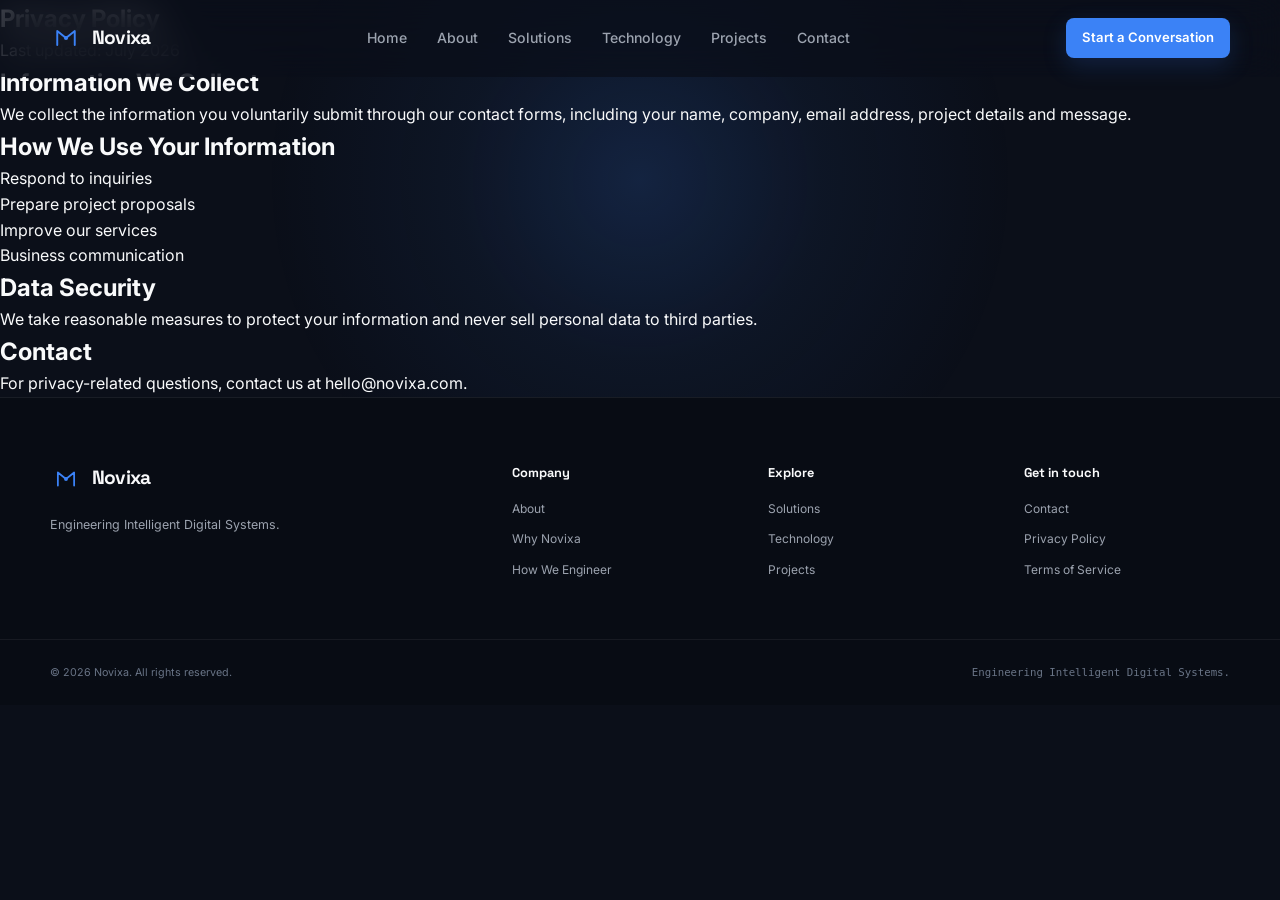
<file: privacy.html>
<!DOCTYPE html>
<html lang="en">

<head>
    <meta charset="UTF-8">
    <meta name="viewport" content="width=device-width, initial-scale=1.0">
    <meta name="theme-color" content="#070A11">
    <meta name="description" content="Novixa Privacy Policy — how we collect, use and protect information submitted through our website.">
    <title>Novixa | Privacy Policy</title>

    <link rel="preconnect" href="https://fonts.googleapis.com">
    <link rel="preconnect" href="https://fonts.gstatic.com" crossorigin>
    <link
        href="https://fonts.googleapis.com/css2?family=Inter:wght@400;500;600&family=Space+Grotesk:wght@400;500;600;700&display=swap"
        rel="stylesheet">

    <link rel="stylesheet" href="css/variables.css">
    <link rel="stylesheet" href="css/style.css">
    <link rel="stylesheet" href="css/animations.css">
    <link rel="icon" href="favicon.ico">
</head>

<body>

    <a href="#main" class="skip-link">Skip to content</a>

    <header class="site-header is-scrolled" id="site-header">
        <div class="container header-inner">
            <a href="index.html" class="brand" aria-label="Novixa home">
                <span class="brand-mark" aria-hidden="true">
                    <svg viewBox="0 0 32 32" width="28" height="28" fill="none">
                        <path d="M6 24V8l10 8 10-8v16" stroke="currentColor" stroke-width="2.2"
                            stroke-linecap="round" stroke-linejoin="round" />
                        <circle cx="16" cy="16" r="2.4" fill="currentColor" />
                    </svg>
                </span>
                <span class="brand-name">Novixa</span>
            </a>

            <nav class="primary-nav" aria-label="Primary">
                <ul>
                    <li><a href="index.html#home">Home</a></li>
                    <li><a href="index.html#about">About</a></li>
                    <li><a href="index.html#solutions">Solutions</a></li>
                    <li><a href="index.html#technology">Technology</a></li>
                    <li><a href="index.html#projects">Projects</a></li>
                    <li><a href="index.html#contact">Contact</a></li>
                </ul>
            </nav>

            <div class="header-actions">
                <a href="index.html#contact" class="btn btn-primary btn-sm">Start a Conversation</a>
            </div>
        </div>
    </header>

    <main id="main">
        <article class="legal-page">
            <h1>Privacy Policy</h1>
            <p>Last updated: July 2026</p>

            <h2>Information We Collect</h2>
            <p>
                We collect the information you voluntarily submit through our contact
                forms, including your name, company, email address, project details
                and message.
            </p>

            <h2>How We Use Your Information</h2>
            <ul>
                <li>Respond to inquiries</li>
                <li>Prepare project proposals</li>
                <li>Improve our services</li>
                <li>Business communication</li>
            </ul>

            <h2>Data Security</h2>
            <p>
                We take reasonable measures to protect your information and never sell
                personal data to third parties.
            </p>

            <h2>Contact</h2>
            <p>
                For privacy-related questions, contact us at
                <a href="mailto:hello@novixa.com">hello@novixa.com</a>.
            </p>
        </article>
    </main>

    <footer class="site-footer">
        <div class="container footer-grid">
            <div class="footer-brand">
                <a href="index.html" class="brand">
                    <span class="brand-mark" aria-hidden="true">
                        <svg viewBox="0 0 32 32" width="26" height="26" fill="none">
                            <path d="M6 24V8l10 8 10-8v16" stroke="currentColor" stroke-width="2.2"
                                stroke-linecap="round" stroke-linejoin="round" />
                            <circle cx="16" cy="16" r="2.4" fill="currentColor" />
                        </svg>
                    </span>
                    <span class="brand-name">Novixa</span>
                </a>
                <p>Engineering Intelligent Digital Systems.</p>
            </div>

            <nav class="footer-col" aria-label="Company">
                <h3>Company</h3>
                <a href="index.html#about">About</a>
                <a href="index.html#why">Why Novixa</a>
                <a href="index.html#process">How We Engineer</a>
            </nav>

            <nav class="footer-col" aria-label="Explore">
                <h3>Explore</h3>
                <a href="index.html#solutions">Solutions</a>
                <a href="index.html#technology">Technology</a>
                <a href="index.html#projects">Projects</a>
            </nav>

            <nav class="footer-col" aria-label="Get in touch">
                <h3>Get in touch</h3>
                <a href="index.html#contact">Contact</a>
                <a href="privacy.html">Privacy Policy</a>
                <a href="terms.html">Terms of Service</a>
            </nav>
        </div>

        <div class="footer-bottom">
            <div class="container">
                <p>&copy; <span id="year">2026</span> Novixa. All rights reserved.</p>
                <p class="footer-note">Engineering Intelligent Digital Systems.</p>
            </div>
        </div>
    </footer>

    <script src="js/navigation.js"></script>
</body>

</html>
</file>
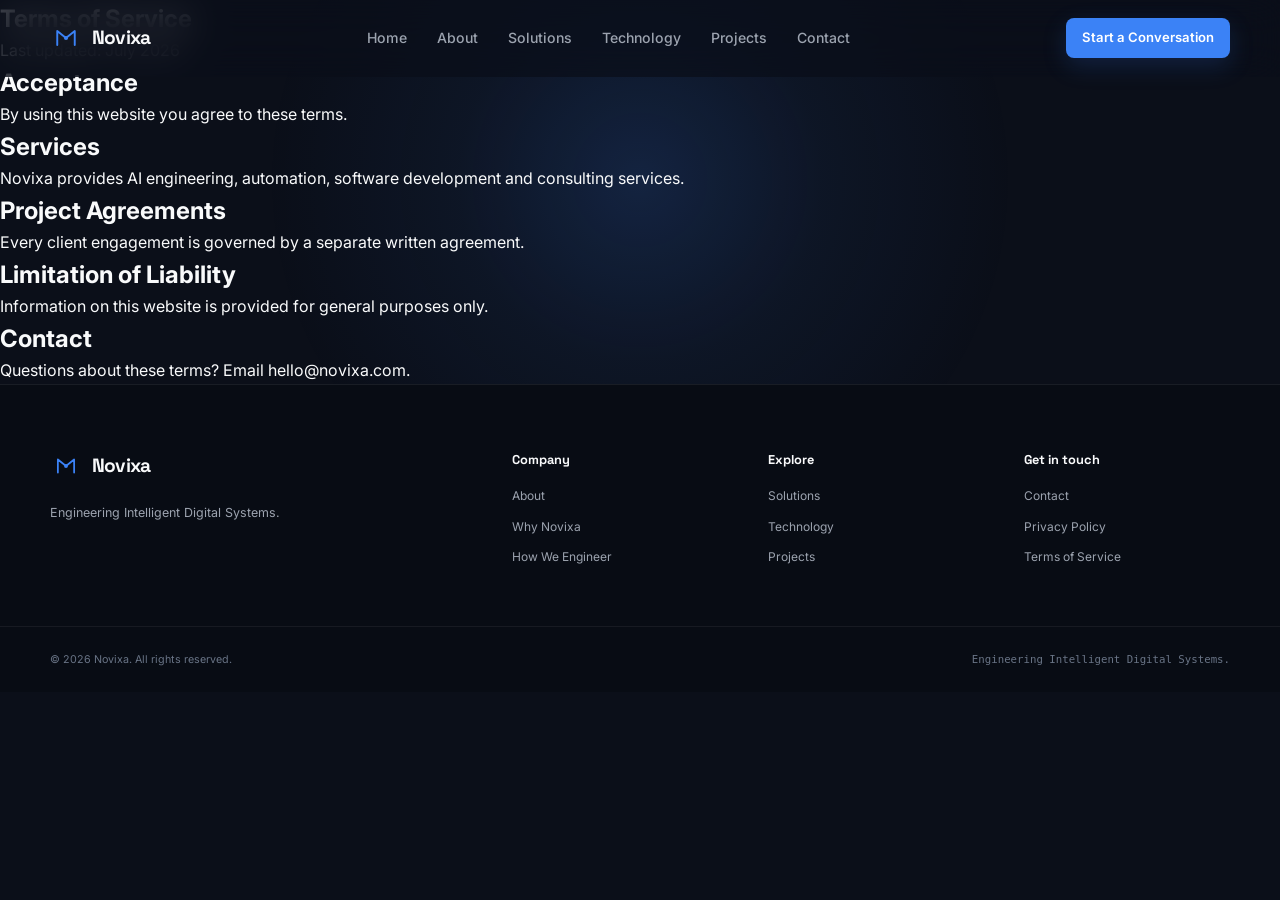
<file: terms.html>
<!DOCTYPE html>
<html lang="en">

<head>
    <meta charset="UTF-8">
    <meta name="viewport" content="width=device-width, initial-scale=1.0">
    <meta name="theme-color" content="#070A11">
    <meta name="description" content="Novixa Terms of Service — the terms that govern use of our website and services.">
    <title>Novixa | Terms of Service</title>

    <link rel="preconnect" href="https://fonts.googleapis.com">
    <link rel="preconnect" href="https://fonts.gstatic.com" crossorigin>
    <link
        href="https://fonts.googleapis.com/css2?family=Inter:wght@400;500;600&family=Space+Grotesk:wght@400;500;600;700&display=swap"
        rel="stylesheet">

    <link rel="stylesheet" href="css/variables.css">
    <link rel="stylesheet" href="css/style.css">
    <link rel="stylesheet" href="css/animations.css">
    <link rel="icon" href="favicon.ico">
</head>

<body>

    <a href="#main" class="skip-link">Skip to content</a>

    <header class="site-header is-scrolled" id="site-header">
        <div class="container header-inner">
            <a href="index.html" class="brand" aria-label="Novixa home">
                <span class="brand-mark" aria-hidden="true">
                    <svg viewBox="0 0 32 32" width="28" height="28" fill="none">
                        <path d="M6 24V8l10 8 10-8v16" stroke="currentColor" stroke-width="2.2"
                            stroke-linecap="round" stroke-linejoin="round" />
                        <circle cx="16" cy="16" r="2.4" fill="currentColor" />
                    </svg>
                </span>
                <span class="brand-name">Novixa</span>
            </a>

            <nav class="primary-nav" aria-label="Primary">
                <ul>
                    <li><a href="index.html#home">Home</a></li>
                    <li><a href="index.html#about">About</a></li>
                    <li><a href="index.html#solutions">Solutions</a></li>
                    <li><a href="index.html#technology">Technology</a></li>
                    <li><a href="index.html#projects">Projects</a></li>
                    <li><a href="index.html#contact">Contact</a></li>
                </ul>
            </nav>

            <div class="header-actions">
                <a href="index.html#contact" class="btn btn-primary btn-sm">Start a Conversation</a>
            </div>
        </div>
    </header>

    <main id="main">
        <article class="legal-page">
            <h1>Terms of Service</h1>
            <p>Last updated: July 2026</p>

            <h2>Acceptance</h2>
            <p>By using this website you agree to these terms.</p>

            <h2>Services</h2>
            <p>
                Novixa provides AI engineering, automation, software development and
                consulting services.
            </p>

            <h2>Project Agreements</h2>
            <p>Every client engagement is governed by a separate written agreement.</p>

            <h2>Limitation of Liability</h2>
            <p>Information on this website is provided for general purposes only.</p>

            <h2>Contact</h2>
            <p>
                Questions about these terms? Email
                <a href="mailto:hello@novixa.com">hello@novixa.com</a>.
            </p>
        </article>
    </main>

    <footer class="site-footer">
        <div class="container footer-grid">
            <div class="footer-brand">
                <a href="index.html" class="brand">
                    <span class="brand-mark" aria-hidden="true">
                        <svg viewBox="0 0 32 32" width="26" height="26" fill="none">
                            <path d="M6 24V8l10 8 10-8v16" stroke="currentColor" stroke-width="2.2"
                                stroke-linecap="round" stroke-linejoin="round" />
                            <circle cx="16" cy="16" r="2.4" fill="currentColor" />
                        </svg>
                    </span>
                    <span class="brand-name">Novixa</span>
                </a>
                <p>Engineering Intelligent Digital Systems.</p>
            </div>

            <nav class="footer-col" aria-label="Company">
                <h3>Company</h3>
                <a href="index.html#about">About</a>
                <a href="index.html#why">Why Novixa</a>
                <a href="index.html#process">How We Engineer</a>
            </nav>

            <nav class="footer-col" aria-label="Explore">
                <h3>Explore</h3>
                <a href="index.html#solutions">Solutions</a>
                <a href="index.html#technology">Technology</a>
                <a href="index.html#projects">Projects</a>
            </nav>

            <nav class="footer-col" aria-label="Get in touch">
                <h3>Get in touch</h3>
                <a href="index.html#contact">Contact</a>
                <a href="privacy.html">Privacy Policy</a>
                <a href="terms.html">Terms of Service</a>
            </nav>
        </div>

        <div class="footer-bottom">
            <div class="container">
                <p>&copy; <span id="year">2026</span> Novixa. All rights reserved.</p>
                <p class="footer-note">Engineering Intelligent Digital Systems.</p>
            </div>
        </div>
    </footer>

    <script src="js/navigation.js"></script>
</body>

</html>
</file>
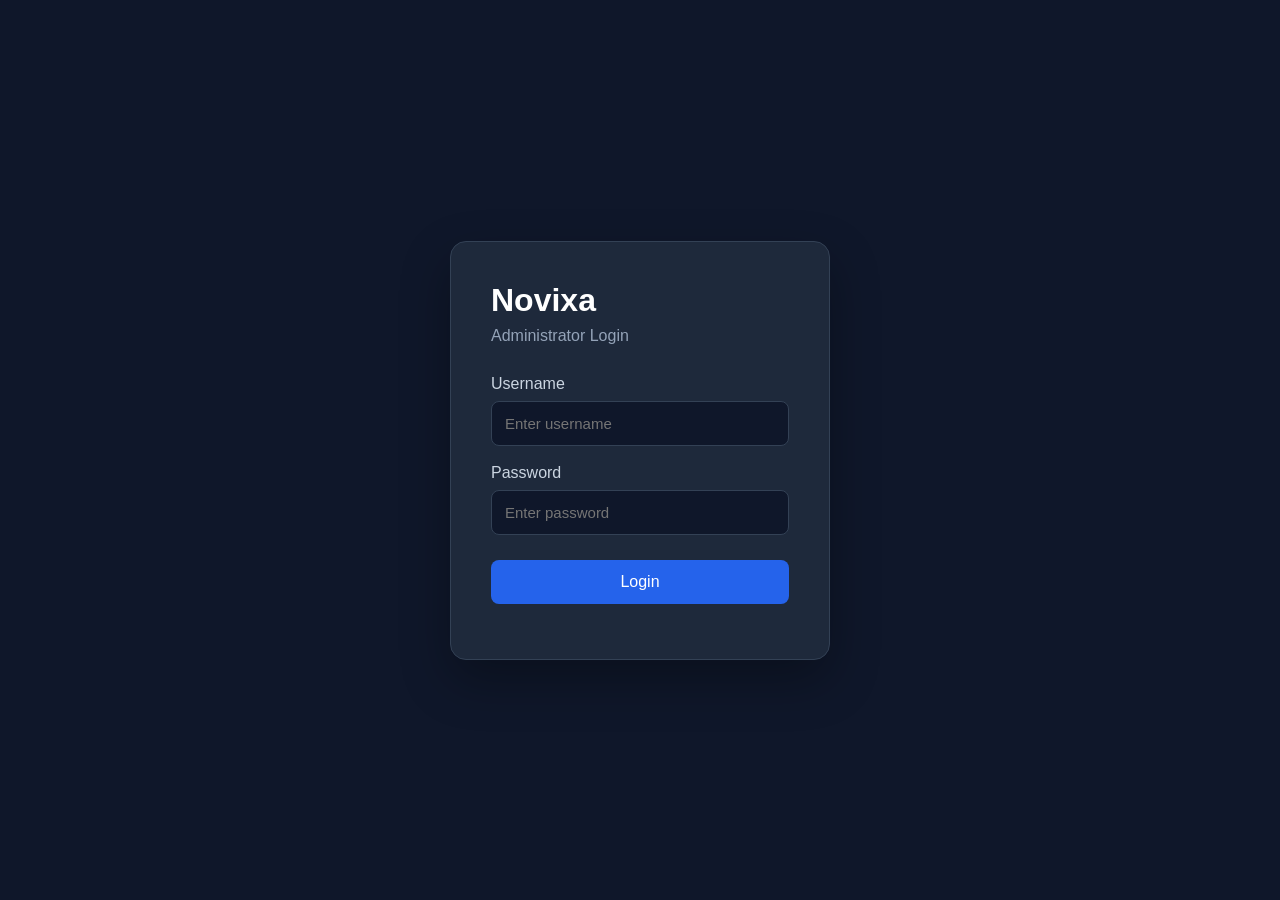
<file: frontend/login.html>
<!DOCTYPE html>
<html lang="en">

<head>

    <meta charset="UTF-8">
    <meta name="viewport" content="width=device-width, initial-scale=1.0">

    <title>Admin Login</title>

    <link rel="stylesheet" href="login.css">

</head>

<body>

    <main class="login-container">

        <div class="login-card">

            <h1>Novixa</h1>

            <p class="subtitle">Administrator Login</p>

            <form id="loginForm">

                <label for="username">
                    Username
                </label>

                <input
                    type="text"
                    id="username"
                    placeholder="Enter username"
                    required
                >

                <label for="password">
                    Password
                </label>

                <input
                    type="password"
                    id="password"
                    placeholder="Enter password"
                    required
                >

                <button type="submit">
                    Login
                </button>

                <p id="loginMessage"></p>

            </form>

        </div>

    </main>

    <script src="login.js"></script>

</body>

</html>
</file>
<file: css/variables.css>
/* ========================================
   NOVIXA DESIGN SYSTEM
======================================== */

/* Colors */
:root{

    --bg-dark:#0B0F19;
    --bg-secondary:#111827;
    --bg-card:#1A2333;

    --text-main:#F9FAFB;
    --text-muted:#9CA3AF;

    --accent-primary:#3B82F6;
    --accent-hover:#2563EB;
    --accent-glow:#60A5FA;

    --success:#10B981;
    --warning:#F59E0B;
    --danger:#EF4444;

    --border-color:#243244;
    --surface-color:#1A2333;

    /* Typography */

    --font-sans:'Inter',sans-serif;
    --font-mono:'JetBrains Mono',monospace;

    /* Border Radius */

    --radius-sm:8px;
    --radius-md:12px;
    --radius-lg:16px;
    --radius-pill:999px;

}
</file>
<file: css/style.css>
@import url("variables.css");

/* ============================================================
   NOVIXA — MAIN STYLESHEET
   Matches the current v0 index.html structure.
   ============================================================ */

/* ============================================================
   RESET
   ============================================================ */

*,
*::before,
*::after {
    box-sizing: border-box;
    margin: 0;
    padding: 0;
}

html {
    scroll-behavior: smooth;
    scroll-padding-top: 90px;
}

body {
    min-height: 100vh;
    background: var(--bg-dark);
    color: var(--text-main);
    font-family: var(--font-sans);
    line-height: 1.6;
    overflow-x: hidden;
    -webkit-font-smoothing: antialiased;
}

body,
button,
input,
select,
textarea {
    font-family: var(--font-sans);
}

img,
svg {
    display: block;
    max-width: 100%;
}

button,
input,
select,
textarea {
    font: inherit;
}

button {
    cursor: pointer;
}

a {
    color: inherit;
    text-decoration: none;
}

ul,
ol {
    list-style: none;
}

::selection {
    background: rgba(59, 130, 246, 0.28);
    color: var(--text-main);
}

/* ============================================================
   ACCESSIBILITY
   ============================================================ */

.skip-link {
    position: fixed;
    top: -100px;
    left: 20px;
    z-index: 9999;
    padding: 10px 16px;
    border-radius: var(--radius-sm);
    background: var(--accent-primary);
    color: #fff;
    font-weight: 600;
    transition: top 0.2s ease;
}

.skip-link:focus {
    top: 20px;
}

:focus-visible {
    outline: 2px solid var(--accent-glow);
    outline-offset: 3px;
}

/* ============================================================
   CONTAINER
   ============================================================ */

.container {
    width: min(1180px, calc(100% - 48px));
    margin-inline: auto;
}

/* ============================================================
   HEADER
   ============================================================ */

.site-header {
    position: fixed;
    inset: 0 0 auto;
    z-index: 1000;
    border-bottom: 1px solid transparent;
    background: rgba(11, 15, 25, 0.72);
    backdrop-filter: blur(18px);
    -webkit-backdrop-filter: blur(18px);
    transition:
        background 0.25s ease,
        border-color 0.25s ease,
        box-shadow 0.25s ease;
}

.site-header.scrolled {
    background: rgba(11, 15, 25, 0.9);
    border-color: rgba(255, 255, 255, 0.07);
    box-shadow: 0 10px 40px rgba(0, 0, 0, 0.18);
}

.header-inner {
    min-height: 76px;
    display: flex;
    align-items: center;
    justify-content: space-between;
    gap: 30px;
}

.brand {
    display: inline-flex;
    align-items: center;
    gap: 10px;
    flex-shrink: 0;
}

.brand-mark {
    display: grid;
    place-items: center;
    width: 32px;
    height: 32px;
    color: var(--accent-primary);
}

.brand-name {
    color: var(--text-main);
    font-family: "Space Grotesk", var(--font-sans);
    font-size: 1.2rem;
    font-weight: 700;
    letter-spacing: -0.04em;
}

.primary-nav ul {
    display: flex;
    align-items: center;
    gap: 30px;
}

.primary-nav a {
    position: relative;
    color: var(--text-muted);
    font-size: 0.88rem;
    font-weight: 500;
    transition: color 0.2s ease;
}

.primary-nav a::after {
    content: "";
    position: absolute;
    left: 0;
    bottom: -8px;
    width: 100%;
    height: 1px;
    background: var(--accent-primary);
    transform: scaleX(0);
    transform-origin: center;
    transition: transform 0.2s ease;
}

.primary-nav a:hover,
.primary-nav a.active {
    color: var(--text-main);
}

.primary-nav a:hover::after,
.primary-nav a.active::after {
    transform: scaleX(1);
}

.header-actions {
    display: flex;
    align-items: center;
    gap: 14px;
}

.nav-toggle {
    display: none;
    width: 42px;
    height: 42px;
    padding: 9px;
    border: 1px solid var(--border-color);
    border-radius: var(--radius-sm);
    background: rgba(255, 255, 255, 0.03);
    color: var(--text-main);
}

.nav-toggle span {
    display: block;
    width: 20px;
    height: 1.5px;
    margin: 4px auto;
    background: currentColor;
    transition:
        transform 0.25s ease,
        opacity 0.25s ease;
}

.nav-toggle.is-open span:nth-child(1) {
    transform: translateY(5.5px) rotate(45deg);
}

.nav-toggle.is-open span:nth-child(2) {
    opacity: 0;
}

.nav-toggle.is-open span:nth-child(3) {
    transform: translateY(-5.5px) rotate(-45deg);
}

.mobile-nav {
    display: none;
}

/* ============================================================
   BUTTONS
   ============================================================ */

.btn {
    display: inline-flex;
    align-items: center;
    justify-content: center;
    gap: 9px;
    min-height: 44px;
    padding: 11px 20px;
    border: 1px solid transparent;
    border-radius: var(--radius-sm);
    font-size: 0.9rem;
    font-weight: 600;
    line-height: 1;
    white-space: nowrap;
    transition:
        transform 0.2s ease,
        background 0.2s ease,
        border-color 0.2s ease,
        box-shadow 0.2s ease,
        color 0.2s ease;
}

.btn:hover {
    transform: translateY(-2px);
}

.btn-primary {
    background: var(--accent-primary);
    color: #fff;
    box-shadow: 0 8px 25px rgba(59, 130, 246, 0.18);
}

.btn-primary:hover {
    background: var(--accent-hover);
    box-shadow: 0 12px 32px rgba(59, 130, 246, 0.28);
}

.btn-ghost {
    border-color: rgba(255, 255, 255, 0.1);
    background: rgba(255, 255, 255, 0.025);
    color: var(--text-main);
}

.btn-ghost:hover {
    border-color: rgba(59, 130, 246, 0.45);
    background: rgba(59, 130, 246, 0.07);
}

.btn-sm {
    min-height: 40px;
    padding: 9px 15px;
    font-size: 0.82rem;
}

.btn-lg {
    min-height: 50px;
    padding: 14px 25px;
}

.btn-block {
    width: 100%;
}

/* ============================================================
   HERO
   ============================================================ */

.hero {
    position: relative;
    min-height: 760px;
    display: flex;
    align-items: center;
    padding: 150px 0 100px;
    overflow: hidden;
}

.hero-bg {
    position: absolute;
    inset: 0;
    pointer-events: none;
    background:
        radial-gradient(
            circle at 75% 35%,
            rgba(59, 130, 246, 0.13),
            transparent 30%
        ),
        radial-gradient(
            circle at 15% 80%,
            rgba(59, 130, 246, 0.06),
            transparent 25%
        );
}

.hero-bg::before {
    content: "";
    position: absolute;
    inset: 0;
    opacity: 0.35;
    background-image:
        linear-gradient(
            rgba(255, 255, 255, 0.025) 1px,
            transparent 1px
        ),
        linear-gradient(
            90deg,
            rgba(255, 255, 255, 0.025) 1px,
            transparent 1px
        );
    background-size: 60px 60px;
    mask-image: linear-gradient(
        to bottom,
        black,
        transparent 80%
    );
}

.hero-inner {
    position: relative;
    z-index: 1;
    display: grid;
    grid-template-columns: minmax(0, 0.92fr) minmax(460px, 1.08fr);
    align-items: center;
    gap: 70px;
}

.hero-copy {
    max-width: 650px;
}

.eyebrow {
    display: inline-flex;
    align-items: center;
    gap: 9px;
    margin-bottom: 22px;
    color: var(--accent-glow);
    font-size: 0.78rem;
    font-weight: 600;
    letter-spacing: 0.08em;
    text-transform: uppercase;
}

.eyebrow-dot {
    width: 7px;
    height: 7px;
    border-radius: 50%;
    background: var(--accent-primary);
    box-shadow: 0 0 14px rgba(59, 130, 246, 0.7);
}

.hero-title {
    max-width: 700px;
    margin-bottom: 25px;
    font-family: "Space Grotesk", var(--font-sans);
    font-size: clamp(3.2rem, 6vw, 5.5rem);
    font-weight: 600;
    line-height: 0.98;
    letter-spacing: -0.055em;
}

.accent-text {
    color: var(--accent-glow);
}

.hero-lead {
    max-width: 610px;
    margin-bottom: 32px;
    color: var(--text-muted);
    font-size: 1.05rem;
    line-height: 1.8;
}

.hero-cta {
    display: flex;
    flex-wrap: wrap;
    gap: 12px;
}

.hero-meta {
    display: flex;
    flex-wrap: wrap;
    gap: 30px;
    margin-top: 42px;
}

.hero-meta > div {
    position: relative;
    padding-left: 14px;
}

.hero-meta > div::before {
    content: "";
    position: absolute;
    left: 0;
    top: 4px;
    bottom: 4px;
    width: 1px;
    background: var(--accent-primary);
}

.hero-meta dt {
    margin-bottom: 3px;
    color: var(--text-muted);
    font-size: 0.68rem;
    letter-spacing: 0.08em;
    text-transform: uppercase;
}

.hero-meta dd {
    color: var(--text-main);
    font-size: 0.83rem;
    font-weight: 600;
}

/* ============================================================
   HERO SYSTEM PANEL
   ============================================================ */

.hero-panel {
    position: relative;
    min-width: 0;
    padding: 1px;
    border: 1px solid rgba(255, 255, 255, 0.09);
    border-radius: var(--radius-lg);
    background:
        linear-gradient(
            145deg,
            rgba(255, 255, 255, 0.055),
            rgba(255, 255, 255, 0.015)
        );
    box-shadow:
        0 35px 90px rgba(0, 0, 0, 0.35),
        inset 0 1px rgba(255, 255, 255, 0.03);
    overflow: hidden;
}

.hero-panel::before {
    content: "";
    position: absolute;
    inset: 0;
    pointer-events: none;
    background:
        radial-gradient(
            circle at 50% 30%,
            rgba(59, 130, 246, 0.08),
            transparent 48%
        );
}

.panel-topbar {
    position: relative;
    z-index: 1;
    min-height: 52px;
    display: flex;
    align-items: center;
    justify-content: space-between;
    padding: 0 17px;
    border-bottom: 1px solid rgba(255, 255, 255, 0.07);
    background: rgba(255, 255, 255, 0.018);
}

.panel-title {
    display: flex;
    align-items: center;
    gap: 8px;
    color: var(--text-main);
    font-family: var(--font-mono);
    font-size: 0.72rem;
}

.live-dot {
    width: 6px;
    height: 6px;
    border-radius: 50%;
    background: var(--success);
    box-shadow: 0 0 10px rgba(16, 185, 129, 0.75);
}

.panel-tag {
    padding: 4px 8px;
    border: 1px solid rgba(16, 185, 129, 0.2);
    border-radius: 5px;
    color: var(--success);
    font-family: var(--font-mono);
    font-size: 0.62rem;
    text-transform: uppercase;
}

.pipeline {
    position: relative;
    z-index: 1;
    padding: 24px;
}

.pipeline-node {
    display: grid;
    grid-template-columns: 42px minmax(0, 1fr) auto;
    align-items: center;
    gap: 13px;
    min-height: 76px;
    padding: 13px 14px;
    border: 1px solid rgba(255, 255, 255, 0.075);
    border-radius: var(--radius-md);
    background: rgba(17, 24, 39, 0.64);
    transition:
        border-color 0.25s ease,
        transform 0.25s ease,
        background 0.25s ease;
}

.pipeline-node:hover {
    transform: translateX(4px);
    border-color: rgba(59, 130, 246, 0.4);
    background: rgba(26, 35, 51, 0.8);
}

.pipeline-node.outcome {
    border-color: rgba(16, 185, 129, 0.2);
}

.node-icon {
    display: grid;
    place-items: center;
    width: 42px;
    height: 42px;
    border: 1px solid rgba(255, 255, 255, 0.08);
    border-radius: 10px;
    color: var(--text-muted);
    background: rgba(255, 255, 255, 0.025);
}

.node-icon.accent {
    color: var(--accent-glow);
    border-color: rgba(59, 130, 246, 0.22);
    background: rgba(59, 130, 246, 0.07);
}

.node-icon.success {
    color: var(--success);
    border-color: rgba(16, 185, 129, 0.2);
    background: rgba(16, 185, 129, 0.06);
}

.node-body {
    min-width: 0;
}

.node-label {
    display: block;
    margin-bottom: 3px;
    color: var(--text-main);
    font-size: 0.83rem;
    font-weight: 600;
}

.node-desc {
    display: block;
    overflow: hidden;
    color: var(--text-muted);
    font-size: 0.72rem;
    text-overflow: ellipsis;
    white-space: nowrap;
}

.node-metric {
    padding: 4px 7px;
    border-radius: 4px;
    color: var(--text-muted);
    background: rgba(255, 255, 255, 0.035);
    font-family: var(--font-mono);
    font-size: 0.59rem;
    text-transform: uppercase;
}

.success-metric {
    color: var(--success);
    background: rgba(16, 185, 129, 0.07);
}

.pipeline-flow {
    position: relative;
    height: 22px;
    width: 1px;
    margin-left: 35px;
    background: rgba(59, 130, 246, 0.18);
}

.pipeline-flow span {
    position: absolute;
    left: 50%;
    top: 50%;
    width: 5px;
    height: 5px;
    border-radius: 50%;
    background: var(--accent-primary);
    box-shadow: 0 0 10px rgba(59, 130, 246, 0.65);
    transform: translate(-50%, -50%);
}

/* ============================================================
   TRUST STRIP
   ============================================================ */

.trust {
    position: relative;
    border-top: 1px solid rgba(255, 255, 255, 0.055);
    border-bottom: 1px solid rgba(255, 255, 255, 0.055);
    background: rgba(17, 24, 39, 0.35);
}

.trust .container {
    min-height: 76px;
    display: flex;
    align-items: center;
    justify-content: space-between;
    gap: 25px;
}

.trust-label {
    color: var(--text-muted);
    font-size: 0.68rem;
    font-weight: 600;
    letter-spacing: 0.08em;
    text-transform: uppercase;
}

.trust-list {
    display: flex;
    flex-wrap: wrap;
    justify-content: flex-end;
    gap: 8px 25px;
}

.trust-list li {
    color: #c2cad7;
    font-size: 0.78rem;
}

.trust-list li:not(:last-child)::after {
    content: "·";
    margin-left: 25px;
    color: var(--accent-primary);
}

/* ============================================================
   SECTIONS
   ============================================================ */

.section {
    position: relative;
    padding: 115px 0;
}

.section-alt {
    background: var(--bg-secondary);
    border-top: 1px solid rgba(255, 255, 255, 0.025);
    border-bottom: 1px solid rgba(255, 255, 255, 0.025);
}

.section-head {
    max-width: 760px;
    margin: 0 auto 60px;
    text-align: center;
}

.section-head.align-left,
.contact-intro .section-tag {
    text-align: left;
}

.section-tag {
    display: inline-block;
    margin-bottom: 16px;
    color: var(--accent-glow);
    font-family: var(--font-mono);
    font-size: 0.67rem;
    font-weight: 500;
    letter-spacing: 0.08em;
    text-transform: uppercase;
}

.section-title {
    margin-bottom: 18px;
    font-family: "Space Grotesk", var(--font-sans);
    font-size: clamp(2rem, 4vw, 3.2rem);
    font-weight: 600;
    line-height: 1.08;
    letter-spacing: -0.045em;
}

.section-desc {
    max-width: 680px;
    margin-inline: auto;
    color: var(--text-muted);
    font-size: 0.98rem;
    line-height: 1.8;
}

/* ============================================================
   ABOUT
   ============================================================ */

.about-grid {
    display: grid;
    grid-template-columns: repeat(2, minmax(0, 1fr));
    gap: 18px;
}

.about-card,
.principles {
    border: 1px solid rgba(255, 255, 255, 0.075);
    border-radius: var(--radius-lg);
    background: var(--bg-card);
}

.about-card {
    position: relative;
    overflow: hidden;
    min-height: 260px;
    padding: 34px;
    background: linear-gradient(
        145deg,
        rgba(26, 35, 51, 0.92),
        rgba(13, 28, 48, 0.96)
    );
    transition:
        transform 0.3s cubic-bezier(.22, 1, .36, 1),
        border-color 0.3s ease,
        box-shadow 0.3s ease,
        background 0.3s ease;
}

.about-card::before {
    content: "";
    position: absolute;
    width: 200px;
    height: 200px;
    top: -100px;
    right: -100px;
    border-radius: 50%;
    background: radial-gradient(
        circle,
        rgba(59, 130, 246, 0.13),
        transparent 70%
    );
    opacity: 0;
    transition: opacity 0.4s ease;
    pointer-events: none;
}

.about-card:hover {
    transform: translateY(-6px);
    border-color: rgba(59, 130, 246, 0.35);
    box-shadow:
        0 18px 40px rgba(0, 0, 0, 0.25),
        0 0 26px rgba(59, 130, 246, 0.08);
}

.about-card:hover::before {
    opacity: 1;
}

.card-kicker {
    position: relative;
    z-index: 1;
}

.about-card p {
    position: relative;
    z-index: 1;
}

.card-kicker {
    display: block;
    margin-bottom: 18px;
    color: var(--accent-glow);
    font-family: var(--font-mono);
    font-size: 0.67rem;
    letter-spacing: 0.08em;
    text-transform: uppercase;
}

.about-card p {
    color: #c4ccd8;
    font-size: 1.02rem;
    line-height: 1.9;
}

.principles {
    grid-column: 1 / -1;
    padding: 30px 34px;
}

.principle-list {
    border-top: 1px solid rgba(255, 255, 255, 0.07);
}

.principle-list li {
    display: grid;
    grid-template-columns: 45px minmax(0, 1fr);
    gap: 15px;
    padding: 20px 0;
    border-bottom: 1px solid rgba(255, 255, 255, 0.055);
}

.principle-list li:last-child {
    border-bottom: 0;
}

.principle-index {
    color: var(--accent-primary);
    font-family: var(--font-mono);
    font-size: 0.7rem;
}

.principle-list strong {
    display: block;
    margin-bottom: 4px;
    color: var(--text-main);
    font-size: 0.88rem;
}

.principle-list div span {
    color: var(--text-muted);
    font-size: 0.8rem;
}

/* ============================================================
   SOLUTIONS
   ============================================================ */

.solutions-grid {
    display: grid;
    grid-template-columns: repeat(3, minmax(0, 1fr));
    gap: 16px;
}

.solution-card {
    position: relative;
    min-height: 290px;
    padding: 30px;
    border: 1px solid rgba(255, 255, 255, 0.07);
    border-radius: var(--radius-lg);
    background: var(--bg-card);
    overflow: hidden;
    transition:
        transform 0.25s ease,
        border-color 0.25s ease,
        box-shadow 0.25s ease;
}

.solution-card::before {
    content: "";
    position: absolute;
    top: 0;
    left: 0;
    width: 100%;
    height: 1px;
    background: linear-gradient(
        90deg,
        transparent,
        rgba(59, 130, 246, 0.65),
        transparent
    );
    opacity: 0;
    transition: opacity 0.25s ease;
}

.solution-card:hover {
    transform: translateY(-6px);
    border-color: rgba(59, 130, 246, 0.28);
    box-shadow: 0 20px 50px rgba(0, 0, 0, 0.2);
}

.solution-card:hover::before {
    opacity: 1;
}

.solution-icon {
    display: grid;
    place-items: center;
    width: 46px;
    height: 46px;
    margin-bottom: 25px;
    border: 1px solid rgba(59, 130, 246, 0.18);
    border-radius: 11px;
    color: var(--accent-glow);
    background: rgba(59, 130, 246, 0.065);
}

.solution-card h3 {
    margin-bottom: 12px;
    font-family: "Space Grotesk", var(--font-sans);
    font-size: 1.12rem;
    font-weight: 600;
}

.solution-card p {
    margin-bottom: 22px;
    color: var(--text-muted);
    font-size: 0.82rem;
    line-height: 1.75;
}

.solution-outcome {
    display: block;
    color: #aeb9c9;
    font-size: 0.69rem;
    line-height: 1.5;
}

/* ============================================================
   PROCESS
   ============================================================ */

.process-track {
    display: grid;
    grid-template-columns: repeat(6, minmax(0, 1fr));
    position: relative;
}

.process-track::before {
    content: "";
    position: absolute;
    top: 20px;
    left: 7%;
    right: 7%;
    height: 1px;
    background: rgba(59, 130, 246, 0.2);
}

.process-step {
    position: relative;
    z-index: 1;
    padding: 0 12px;
    text-align: center;
}

.step-num {
    display: grid;
    place-items: center;
    width: 40px;
    height: 40px;
    margin: 0 auto 22px;
    border: 1px solid rgba(59, 130, 246, 0.25);
    border-radius: 50%;
    background: var(--bg-dark);
    color: var(--accent-glow);
    font-family: var(--font-mono);
    font-size: 0.65rem;
}

.process-step h3 {
    margin-bottom: 8px;
    font-family: "Space Grotesk", var(--font-sans);
    font-size: 0.9rem;
}

.process-step p {
    color: var(--text-muted);
    font-size: 0.73rem;
    line-height: 1.7;
}

/* ============================================================
   TECHNOLOGY
   ============================================================ */

.tech-grid {
    display: grid;
    grid-template-columns: repeat(3, minmax(0, 1fr));
    gap: 16px;
}

.tech-layer {
    padding: 25px;
    border: 1px solid rgba(255, 255, 255, 0.07);
    border-radius: var(--radius-md);
    background: var(--bg-card);
    transition:
        transform 0.25s ease,
        border-color 0.25s ease;
}

.tech-layer:hover {
    transform: translateY(-4px);
    border-color: rgba(59, 130, 246, 0.28);
}

.tech-layer header {
    display: flex;
    align-items: center;
    gap: 12px;
    margin-bottom: 20px;
}

.layer-index {
    color: var(--accent-primary);
    font-family: var(--font-mono);
    font-size: 0.62rem;
}

.tech-layer h3 {
    font-family: "Space Grotesk", var(--font-sans);
    font-size: 0.95rem;
}

.tech-layer ul {
    display: flex;
    flex-wrap: wrap;
    gap: 7px;
}

.tech-layer li {
    padding: 6px 9px;
    border: 1px solid rgba(255, 255, 255, 0.065);
    border-radius: 5px;
    color: var(--text-muted);
    background: rgba(255, 255, 255, 0.02);
    font-family: var(--font-mono);
    font-size: 0.62rem;
}

/* ============================================================
   INTELLIGENT SYSTEM
   ============================================================ */

.system-section {
    background:
        radial-gradient(
            circle at 50% 50%,
            rgba(59, 130, 246, 0.055),
            transparent 48%
        );
}

.system-flow {
    max-width: 820px;
    margin-inline: auto;
}

.system-layer {
    display: grid;
    grid-template-columns: 90px minmax(0, 1fr);
    align-items: center;
    gap: 25px;
    padding: 23px 26px;
    border: 1px solid rgba(255, 255, 255, 0.075);
    border-radius: var(--radius-md);
    background: rgba(26, 35, 51, 0.7);
    transition:
        transform 0.25s ease,
        border-color 0.25s ease;
}

.system-layer:hover {
    transform: translateX(5px);
    border-color: rgba(59, 130, 246, 0.3);
}

.layer-tag {
    color: var(--accent-primary);
    font-family: var(--font-mono);
    font-size: 0.65rem;
    letter-spacing: 0.06em;
    text-transform: uppercase;
}

.layer-content h3 {
    margin-bottom: 4px;
    font-family: "Space Grotesk", var(--font-sans);
    font-size: 0.98rem;
}

.layer-content p {
    color: var(--text-muted);
    font-size: 0.75rem;
}

.system-connector {
    position: relative;
    width: 1px;
    height: 25px;
    margin: 0 auto;
    background: rgba(59, 130, 246, 0.22);
}

.system-connector::after {
    content: "";
    position: absolute;
    left: 50%;
    bottom: -1px;
    width: 5px;
    height: 5px;
    border-radius: 50%;
    background: var(--accent-primary);
    transform: translateX(-50%);
    box-shadow: 0 0 10px rgba(59, 130, 246, 0.6);
}

.outcome-layer {
    border-color: rgba(16, 185, 129, 0.2);
}

.outcome-layer .layer-tag {
    color: var(--success);
}

/* ==========================================================
   PROJECTS
   ========================================================== */

.projects-grid {
    display: grid;
    grid-template-columns: repeat(2, minmax(0, 1fr));
    gap: 24px;
    margin-top: 56px;
}

.project-card {
    min-width: 0;
    padding: 32px;
    background: var(--bg-card);
    border: 1px solid var(--border-color);
    border-radius: var(--radius-lg);

    transition:
        transform 0.3s ease,
        border-color 0.3s ease,
        box-shadow 0.3s ease;
}

.project-card:hover {
    transform: translateY(-6px);
    border-color: var(--accent-primary);
    box-shadow: 0 18px 40px rgba(59, 130, 246, 0.12);
}

.project-head {
    margin-bottom: 28px;
}

.project-label {
    display: inline-block;
    margin-bottom: 12px;

    color: var(--accent-glow);
    font-family: var(--font-mono);
    font-size: 0.68rem;
    letter-spacing: 0.08em;
    text-transform: uppercase;
}

.project-head h3 {
    margin: 0;
    color: var(--text-main);
    font-size: 1.35rem;
    line-height: 1.3;
}

.project-detail {
    margin: 0;
}

.project-detail > div {
    display: grid;
    grid-template-columns: 90px minmax(0, 1fr);
    gap: 20px;

    padding: 17px 0;
    border-top: 1px solid rgba(255, 255, 255, 0.07);
}

.project-detail > div:first-child {
    border-top: 1px solid rgba(255, 255, 255, 0.07);
}

.project-detail dt {
    margin: 0;

    color: var(--text-muted);
    font-family: var(--font-mono);
    font-size: 0.65rem;
    line-height: 1.5;
    text-transform: uppercase;
}

.project-detail dd {
    min-width: 0;
    margin: 0;

    color: var(--text-main);
    font-size: 0.9rem;
    line-height: 1.7;

    overflow-wrap: break-word;
}
@media (max-width: 850px) {

    .projects-grid {
        grid-template-columns: 1fr;
        gap: 20px;
    }

    .project-card {
        padding: 24px;
    }

    .project-detail > div {
        grid-template-columns: 82px minmax(0, 1fr);
        gap: 16px;
    }
}

@media (max-width: 520px) {

    .project-card {
        padding: 20px;
    }

    .project-detail > div {
        grid-template-columns: 1fr;
        gap: 6px;
    }

    .project-detail dt {
        font-size: 0.62rem;
    }

    .project-detail dd {
        font-size: 0.88rem;
    }
}

/* ============================================================
   WHY NOVIXA
   ============================================================ */

.why-layout {
    display: grid;
    grid-template-columns: 0.8fr 1.2fr;
    gap: 90px;
    align-items: start;
}

.why-layout .section-head {
    margin: 0;
    text-align: left;
}

.why-layout .section-desc {
    margin: 0;
}

.why-list {
    border-top: 1px solid rgba(255, 255, 255, 0.07);
}

.why-list li {
    padding: 22px 0;
    border-bottom: 1px solid rgba(255, 255, 255, 0.07);
}

.why-list h3 {
    margin-bottom: 5px;
    font-family: "Space Grotesk", var(--font-sans);
    font-size: 0.96rem;
}

.why-list p {
    color: var(--text-muted);
    font-size: 0.78rem;
}

/* ============================================================
   CTA
   ============================================================ */

.cta-section {
    padding: 30px 0 115px;
}

.cta-card {
    position: relative;
    isolation: isolate;
    padding: 80px 30px;
    overflow: hidden;
    border: 1px solid rgba(59, 130, 246, 0.18);
    border-radius: 20px;
    background:
        linear-gradient(
            145deg,
            rgba(59, 130, 246, 0.09),
            rgba(26, 35, 51, 0.7)
        );
    text-align: center;
}

.cta-glow {
    position: absolute;
    z-index: -1;
    top: 50%;
    left: 50%;
    width: 400px;
    height: 250px;
    border-radius: 50%;
    background: rgba(59, 130, 246, 0.12);
    filter: blur(80px);
    transform: translate(-50%, -50%);
}

.cta-card h2 {
    max-width: 700px;
    margin: 0 auto 15px;
    font-family: "Space Grotesk", var(--font-sans);
    font-size: clamp(2rem, 4vw, 3.3rem);
    line-height: 1.05;
    letter-spacing: -0.045em;
}

.cta-card p {
    max-width: 600px;
    margin: 0 auto 30px;
    color: var(--text-muted);
}

/* ============================================================
   CONTACT
   ============================================================ */

.contact-layout {
    display: grid;
    grid-template-columns: 0.8fr 1.2fr;
    gap: 80px;
    align-items: start;
}

.contact-intro {
    padding-top: 10px;
}

.contact-intro .section-title {
    max-width: 500px;
}

.contact-intro .section-desc {
    margin: 0;
}

.contact-points {
    margin-top: 40px;
}

.contact-points li {
    padding: 17px 0;
    border-top: 1px solid rgba(255, 255, 255, 0.07);
}

.contact-point-label {
    display: block;
    margin-bottom: 4px;
    color: var(--text-muted);
    font-family: var(--font-mono);
    font-size: 0.62rem;
    text-transform: uppercase;
}

.contact-point-value {
    color: var(--text-main);
    font-size: 0.83rem;
}

.contact-card {
    padding: 32px;
    border: 1px solid rgba(255, 255, 255, 0.075);
    border-radius: var(--radius-lg);
    background: var(--bg-card);
}

.field-row {
    display: grid;
    grid-template-columns: repeat(2, minmax(0, 1fr));
    gap: 15px;
}

.field {
    margin-bottom: 18px;
}

.field label {
    display: block;
    margin-bottom: 8px;
    color: #d7dde7;
    font-size: 0.74rem;
    font-weight: 600;
}

.field input,
.field select,
.field textarea {
    width: 100%;
    border: 1px solid rgba(255, 255, 255, 0.09);
    border-radius: var(--radius-sm);
    outline: none;
    background: rgba(11, 15, 25, 0.75);
    color: var(--text-main);
    padding: 12px 14px;
    font-size: 0.8rem;
    transition:
        border-color 0.2s ease,
        box-shadow 0.2s ease,
        background 0.2s ease;
}

.field input::placeholder,
.field textarea::placeholder {
    color: #687486;
}

.field input:focus,
.field select:focus,
.field textarea:focus {
    border-color: rgba(59, 130, 246, 0.65);
    background: rgba(11, 15, 25, 0.95);
    box-shadow: 0 0 0 3px rgba(59, 130, 246, 0.08);
}

.field textarea {
    min-height: 130px;
    resize: vertical;
}

.field input[aria-invalid="true"],
.field select[aria-invalid="true"],
.field textarea[aria-invalid="true"] {
    border-color: var(--danger);
}

.field select {
    appearance: auto;
}

.form-status {
    min-height: 22px;
    margin-top: 12px;
    font-size: 0.75rem;
    line-height: 1.5;
}

.form-status.is-success {
    color: var(--success);
}

.form-status.is-error {
    color: var(--danger);
}

#contact-submit:disabled {
    cursor: wait;
    opacity: 0.65;
    transform: none;
}

/* ============================================================
   FOOTER
   ============================================================ */

.site-footer {
    border-top: 1px solid rgba(255, 255, 255, 0.07);
    background: #080c14;
}

.footer-grid {
    display: grid;
    grid-template-columns: 2fr repeat(3, 1fr);
    gap: 50px;
    padding-top: 65px;
    padding-bottom: 60px;
}

.footer-brand p {
    max-width: 280px;
    margin-top: 16px;
    color: var(--text-muted);
    font-size: 0.78rem;
}

.footer-col {
    display: flex;
    flex-direction: column;
    align-items: flex-start;
    gap: 11px;
}

.footer-col h3 {
    margin-bottom: 5px;
    color: var(--text-main);
    font-family: "Space Grotesk", var(--font-sans);
    font-size: 0.8rem;
}

.footer-col a {
    color: var(--text-muted);
    font-size: 0.75rem;
    transition: color 0.2s ease;
}

.footer-col a:hover {
    color: var(--accent-glow);
}

.footer-bottom {
    border-top: 1px solid rgba(255, 255, 255, 0.06);
}

.footer-bottom .container {
    min-height: 65px;
    display: flex;
    align-items: center;
    justify-content: space-between;
    gap: 20px;
}

.footer-bottom p {
    color: #697486;
    font-size: 0.67rem;
}

.footer-note {
    font-family: var(--font-mono);
}

/* ============================================================
   TEXT HELPERS
   ============================================================ */

.text-balance {
    text-wrap: balance;
}

.text-pretty {
    text-wrap: pretty;
}

/* ============================================================
   RESPONSIVE — TABLET
   ============================================================ */

@media (max-width: 1050px) {

    .primary-nav ul {
        gap: 18px;
    }

    .hero-inner {
        grid-template-columns: 1fr;
        gap: 55px;
    }

    .hero-copy {
        max-width: 760px;
    }

    .hero-panel {
        max-width: 760px;
    }

    .solutions-grid {
        grid-template-columns: repeat(2, minmax(0, 1fr));
    }

    .process-track {
        grid-template-columns: repeat(3, minmax(0, 1fr));
        gap: 35px 10px;
    }

    .process-track::before {
        display: none;
    }

    .tech-grid {
        grid-template-columns: repeat(2, minmax(0, 1fr));
    }

    .why-layout,
    .contact-layout {
        gap: 50px;
    }
}

/* ============================================================
   RESPONSIVE — MOBILE NAV
   ============================================================ */

@media (max-width: 850px) {

    .primary-nav,
    .header-actions > .btn {
        display: none;
    }

    .nav-toggle {
        display: block;
    }

    .mobile-nav {
        display: block;
        max-height: 0;
        overflow: hidden;
        border-top: 1px solid transparent;
        background: rgba(11, 15, 25, 0.97);
        transition:
            max-height 0.3s ease,
            border-color 0.3s ease;
    }

    .mobile-nav.is-open {
        max-height: 500px;
        border-color: rgba(255, 255, 255, 0.07);
    }

    .mobile-nav nav {
        display: flex;
        flex-direction: column;
        gap: 0;
        padding: 10px 24px 24px;
    }

    .mobile-nav nav > a {
        padding: 13px 0;
        border-bottom: 1px solid rgba(255, 255, 255, 0.055);
        color: var(--text-muted);
        font-size: 0.88rem;
    }

    .mobile-nav nav > a:hover {
        color: var(--text-main);
    }

    .mobile-nav nav > .btn {
        margin-top: 15px;
        border-bottom: 0;
        color: #fff;
    }

    .why-layout,
    .contact-layout {
        grid-template-columns: 1fr;
    }

    .why-layout {
        gap: 55px;
    }
}

/* ============================================================
   RESPONSIVE — SMALL TABLET / LARGE PHONE
   ============================================================ */

@media (max-width: 700px) {

    .container {
        width: min(100% - 32px, 1180px);
    }

    .trust .container {
        flex-direction: column;
        align-items: flex-start;
        gap: 12px;
        padding: 18px 0;
    }

    .trust-list {
        justify-content: flex-start;
    }

    .hero {
        min-height: auto;
        padding: 125px 0 80px;
    }

    .hero-title {
        font-size: clamp(2.8rem, 12vw, 4.2rem);
    }

    .hero-lead {
        font-size: 0.92rem;
    }

    .hero-meta {
        gap: 18px;
    }

    .pipeline {
        padding: 14px;
    }

    .pipeline-node {
        grid-template-columns: 38px minmax(0, 1fr);
    }

    .node-icon {
        width: 38px;
        height: 38px;
    }

    .node-metric {
        display: none;
    }

    .trust .container {
        min-height: auto;
        padding-top: 20px;
        padding-bottom: 20px;
        align-items: flex-start;
        flex-direction: column;
    }

    .trust-list {
        justify-content: flex-start;
        gap: 7px 15px;
    }

    .trust-list li:not(:last-child)::after {
        margin-left: 15px;
    }

    .section {
        padding: 85px 0;
    }

    .section-head {
        margin-bottom: 42px;
    }

    .about-grid,
    .solutions-grid,
    .projects-grid,
    .tech-grid {
        grid-template-columns: 1fr;
    }

    .about-card {
        min-height: auto;
    }

    .principles {
        padding: 25px;
    }

    .process-track {
        grid-template-columns: repeat(2, minmax(0, 1fr));
        gap: 35px 10px;
    }

    .system-layer {
        grid-template-columns: 70px minmax(0, 1fr);
        gap: 15px;
        padding: 20px;
    }

    .cta-section {
        padding-bottom: 85px;
    }

    .cta-card {
        padding: 60px 22px;
    }

    .contact-card {
        padding: 22px;
    }

    .footer-grid {
        grid-template-columns: repeat(2, 1fr);
        gap: 40px 25px;
    }

    .footer-brand {
        grid-column: 1 / -1;
    }
}

/* ============================================================
   RESPONSIVE — PHONE
   ============================================================ */

@media (max-width: 500px) {

    .header-inner {
        min-height: 68px;
    }

    .brand-name {
        font-size: 1.08rem;
    }

    .hero {
        padding-top: 105px;
    }

    .hero-title {
        font-size: clamp(2.55rem, 13vw, 3.5rem);
    }

    .hero-cta {
        flex-direction: column;
        align-items: stretch;
    }

    .hero-cta .btn {
        width: 100%;
    }

    .hero-meta {
        display: grid;
        grid-template-columns: 1fr;
        gap: 15px;
    }

    .hero-meta > div {
        padding-left: 12px;
    }

    .panel-topbar {
        padding-inline: 13px;
    }

    .pipeline-node {
        min-height: 68px;
        padding: 10px;
    }

    .node-label {
        font-size: 0.77rem;
    }

    .node-desc {
        font-size: 0.65rem;
    }

    .process-track {
        grid-template-columns: 1fr;
    }

    .process-step {
        text-align: left;
        display: grid;
        grid-template-columns: 40px 1fr;
        column-gap: 15px;
    }

    .step-num {
        grid-row: span 2;
        margin: 0;
    }

    .process-step h3 {
        align-self: end;
    }

    .process-step p {
        align-self: start;
    }

    .system-layer {
        grid-template-columns: 1fr;
        gap: 7px;
    }

    .system-connector {
        height: 20px;
    }

    .field-row {
        grid-template-columns: 1fr;
        gap: 0;
    }

    .footer-grid {
        grid-template-columns: 1fr;
        text-align: left;
    }

    .footer-col {
        align-items: flex-start;
    }

    .footer-bottom .container {
        min-height: auto;
        padding-top: 18px;
        padding-bottom: 18px;
        align-items: flex-start;
        flex-direction: column;
    }
}

/* ============================================================
   REDUCED MOTION
   ============================================================ */

@media (prefers-reduced-motion: reduce) {

    html {
        scroll-behavior: auto;
    }

    *,
    *::before,
    *::after {
        scroll-behavior: auto !important;
        transition-duration: 0.01ms !important;
        animation-duration: 0.01ms !important;
        animation-iteration-count: 1 !important;
    }
}
/* ========================================================
   ENGINEERING PROOF / CREDIBILITY
   ======================================================== */

.proof-section {
    padding: 120px 0;
}

.proof-section .section-heading {
    max-width: 760px;
    margin-bottom: 60px;
}

.proof-grid {
    display: grid;
    grid-template-columns: repeat(2, 1fr);
    gap: 24px;
}

.proof-card {
    position: relative;
    padding: 36px;
    border: 1px solid var(--border-color);
    border-radius: 16px;
    background: var(--surface-color);
    transition:
        transform 0.3s ease,
        border-color 0.3s ease;
}

.proof-card:hover {
    transform: translateY(-4px);
}

.proof-number {
    display: block;
    margin-bottom: 24px;
    font-size: 0.8rem;
    letter-spacing: 0.12em;
    opacity: 0.6;
}

.proof-card h3 {
    margin-bottom: 12px;
}

.proof-card p {
    margin: 0;
    line-height: 1.7;
    opacity: 0.75;
}


/* Responsive */

@media (max-width: 768px) {

    .proof-section {
        padding: 80px 0;
    }

    .proof-grid {
        grid-template-columns: 1fr;
    }

    .proof-card {
        padding: 28px;
    }

}
</file>
<file: css/animations.css>
/* ============================================================
   NOVIXA — SCROLL REVEAL + MOTION SYSTEM
   ============================================================ */

/*
   Progressive enhancement.

   The website remains visible if JavaScript fails.
   JavaScript adds .reveal-ready only when the animation
   system is available.
*/


/* ============================================================
   SCROLL REVEAL
   ============================================================ */

.reveal-ready .reveal {
    opacity: 0;
    transform: translateY(28px);

    transition:
        opacity 0.65s ease,
        transform 0.65s cubic-bezier(.22, 1, .36, 1);
}

.reveal-ready .reveal.is-visible {
    opacity: 1;
    transform: translateY(0);
}


/* ============================================================
   STAGGER
   ============================================================ */

.reveal-ready .reveal-delay-1 {
    transition-delay: 0.06s;
}

.reveal-ready .reveal-delay-2 {
    transition-delay: 0.12s;
}

.reveal-ready .reveal-delay-3 {
    transition-delay: 0.18s;
}

.reveal-ready .reveal-delay-4 {
    transition-delay: 0.24s;
}


/* ============================================================
   AMBIENT LIGHT
   ============================================================ */

body::before {
    content: "";

    position: fixed;
    inset: 0;

    pointer-events: none;
    z-index: -1;

    background:
        radial-gradient(
            circle 520px at var(--mouse-x, 50%) var(--mouse-y, 20%),
            rgba(59, 130, 246, 0.18),
            rgba(59, 130, 246, 0.06) 35%,
            transparent 72%
        );
}


/* ============================================================
   SECTION DEPTH
   ============================================================ */

.section {
    position: relative;
}


/* ============================================================
   SERVICE CARDS
   ============================================================ */

.service-card {

    position: relative;

    overflow: hidden;

    background:
        linear-gradient(
            145deg,
            rgba(26, 35, 51, 0.92),
            rgba(13, 28, 48, 0.96)
        );

    border:
        1px solid rgba(255, 255, 255, 0.08);

    border-radius:
        var(--radius-lg);

    padding:
        35px;

    min-height:
        240px;

    transition:
        transform 0.35s cubic-bezier(.22, 1, .36, 1),
        border-color 0.35s ease,
        box-shadow 0.35s ease,
        background 0.35s ease;

}


/*
   Soft internal light.
*/

.service-card::before {

    content: "";

    position: absolute;

    width: 220px;
    height: 220px;

    top: -110px;
    right: -110px;

    border-radius: 50%;

    background:
        radial-gradient(
            circle,
            rgba(59, 130, 246, 0.14),
            transparent 70%
        );

    opacity: 0;

    transition:
        opacity 0.4s ease;

    pointer-events: none;
}


/*
   Hover.
*/

.service-card:hover {

    transform:
        translateY(-8px);

    border-color:
        rgba(59, 130, 246, 0.45);

    box-shadow:
        0 18px 45px rgba(0, 0, 0, 0.28),
        0 0 30px rgba(59, 130, 246, 0.08);

    background:
        linear-gradient(
            145deg,
            rgba(29, 42, 62, 0.98),
            rgba(13, 28, 48, 0.98)
        );
}


.service-card:hover::before {
    opacity: 1;
}


/* ============================================================
   SERVICE ICON
   ============================================================ */

.service-icon {

    display: flex;

    align-items: center;
    justify-content: center;

    width: 52px;
    height: 52px;

    margin-bottom: 24px;

    border-radius:
        14px;

    background:
        rgba(59, 130, 246, 0.10);

    border:
        1px solid rgba(59, 130, 246, 0.18);

    font-size:
        24px;

    transition:
        transform 0.35s ease,
        background 0.35s ease,
        border-color 0.35s ease;
}


.service-card:hover .service-icon {

    transform:
        translateY(-2px);

    background:
        rgba(59, 130, 246, 0.16);

    border-color:
        rgba(59, 130, 246, 0.35);
}


/* ============================================================
   SERVICE TEXT
   ============================================================ */

.service-card h3 {

    margin-bottom:
        14px;

    color:
        var(--text-main);

    font-size:
        1.35rem;

    line-height:
        1.3;

}


.service-card p {

    color:
        var(--text-muted);

    line-height:
        1.75;

    font-size:
        0.98rem;

}


/* ============================================================
   ACCESSIBILITY
   ============================================================ */

@media (prefers-reduced-motion: reduce) {

    .reveal-ready .reveal {

        opacity: 1;

        transform: none;

        transition: none;
    }

    .reveal-ready .reveal-delay-1,
    .reveal-ready .reveal-delay-2,
    .reveal-ready .reveal-delay-3,
    .reveal-ready .reveal-delay-4 {

        transition-delay: 0s;
    }

    .service-card,
    .service-icon {

        transition: none;
    }

}
</file>
<file: frontend/admin/admin.css>
/* =========================================
   NOVIXA ADMIN DASHBOARD
   ========================================= */

:root {
    --bg-dark: #0B0F19;
    --bg-secondary: #111827;
    --bg-card: #1A2333;

    --text-main: #F9FAFB;
    --text-muted: #9CA3AF;

    --accent-primary: #3B82F6;
    --accent-hover: #2563EB;
    --accent-glow: #60A5FA;

    --success: #10B981;
    --warning: #F59E0B;
    --danger: #EF4444;

    --border-color: #243244;

    --radius-sm: 8px;
    --radius-md: 12px;
    --radius-lg: 16px;
    --radius-pill: 999px;
}


/* =========================================
   RESET
   ========================================= */

* {
    margin: 0;
    padding: 0;
    box-sizing: border-box;
}


html {
    scroll-behavior: smooth;
}


body {
    min-height: 100vh;

    background:
        radial-gradient(
            circle at 80% 0%,
            rgba(59, 130, 246, 0.08),
            transparent 30%
        ),
        var(--bg-dark);

    color: var(--text-main);

    font-family: var(--font-sans, 'Inter', sans-serif);

    line-height: 1.5;
}


/* =========================================
   LAYOUT
   ========================================= */

.admin-layout {
    min-height: 100vh;

    display: flex;
}


/* =========================================
   SIDEBAR
   ========================================= */

.sidebar {
    position: fixed;

    top: 0;
    left: 0;
    bottom: 0;

    width: 250px;

    display: flex;
    flex-direction: column;

    padding: 28px 18px;

    background: rgba(17, 24, 39, 0.94);

    border-right: 1px solid var(--border-color);

    backdrop-filter: blur(18px);

    z-index: 100;
}


/* Brand */

.brand {
    display: flex;

    align-items: center;

    gap: 12px;

    padding: 4px 10px 30px;
}


.brand-mark {
    width: 38px;
    height: 38px;

    display: flex;
    align-items: center;
    justify-content: center;

    border-radius: 10px;

    background:
        linear-gradient(
            135deg,
            var(--accent-primary),
            var(--accent-glow)
        );

    color: white;

    font-weight: 800;

    box-shadow:
        0 0 25px rgba(59, 130, 246, 0.25);
}


.brand strong {
    display: block;

    font-size: 17px;

    letter-spacing: 0.2px;
}


.brand span {
    display: block;

    margin-top: 2px;

    color: var(--text-muted);

    font-size: 11px;
}


/* Navigation */

.sidebar-nav {
    display: flex;

    flex-direction: column;

    gap: 6px;
}


.nav-item {
    display: flex;

    align-items: center;

    min-height: 44px;

    padding: 0 14px;

    border: 1px solid transparent;

    border-radius: var(--radius-md);

    color: var(--text-muted);

    text-decoration: none;

    font-size: 14px;

    transition:
        background 0.2s ease,
        color 0.2s ease,
        border-color 0.2s ease,
        transform 0.2s ease;
}


.nav-item:hover {
    background: rgba(59, 130, 246, 0.08);

    color: var(--text-main);

    border-color: rgba(59, 130, 246, 0.12);

    transform: translateX(2px);
}


.nav-item.active {
    background:
        linear-gradient(
            90deg,
            rgba(59, 130, 246, 0.16),
            rgba(59, 130, 246, 0.05)
        );

    color: var(--text-main);

    border-color: rgba(59, 130, 246, 0.22);
}


/* Sidebar footer */

.sidebar-footer {
    margin-top: auto;

    padding-top: 20px;
}


.logout-button {
    width: 100%;

    min-height: 42px;

    border: 1px solid var(--border-color);

    border-radius: var(--radius-md);

    background: transparent;

    color: var(--text-muted);

    font-size: 14px;

    cursor: pointer;

    transition:
        background 0.2s ease,
        color 0.2s ease,
        border-color 0.2s ease;
}


.logout-button:hover {
    background: rgba(239, 68, 68, 0.08);

    border-color: rgba(239, 68, 68, 0.3);

    color: #FCA5A5;
}


/* =========================================
   MAIN CONTENT
   ========================================= */

.main-content {
    width: calc(100% - 250px);

    margin-left: 250px;

    padding: 34px 42px 60px;

    min-width: 0;
}


/* =========================================
   TOP BAR
   ========================================= */

.topbar {
    display: flex;

    align-items: center;

    justify-content: space-between;

    gap: 20px;

    margin-bottom: 42px;
}


.eyebrow {
    margin-bottom: 5px;

    color: var(--accent-glow);

    font-size: 11px;

    font-weight: 700;

    letter-spacing: 0.14em;
}


.topbar h1 {
    font-size: clamp(26px, 3vw, 36px);

    line-height: 1.15;

    letter-spacing: -0.025em;
}


.admin-user {
    display: flex;

    align-items: center;

    gap: 9px;

    padding: 9px 14px;

    border: 1px solid var(--border-color);

    border-radius: var(--radius-pill);

    background: rgba(26, 35, 51, 0.7);

    color: var(--text-muted);

    font-size: 13px;
}


.status-dot {
    width: 8px;
    height: 8px;

    border-radius: 50%;

    background: var(--success);

    box-shadow:
        0 0 10px rgba(16, 185, 129, 0.7);
}


/* =========================================
   SECTIONS
   ========================================= */

.dashboard-section {
    margin-bottom: 48px;
}


.section-heading {
    display: flex;

    align-items: flex-end;

    justify-content: space-between;

    margin-bottom: 20px;
}


.section-heading h2 {
    font-size: 21px;

    margin-bottom: 5px;
}


.section-heading p {
    color: var(--text-muted);

    font-size: 13px;
}


/* =========================================
   STAT CARDS
   ========================================= */

.stats-grid {
    display: grid;

    grid-template-columns:
        repeat(4, minmax(0, 1fr));

    gap: 16px;
}


.stat-card {
    position: relative;

    overflow: hidden;

    min-height: 140px;

    padding: 22px;

    border: 1px solid var(--border-color);

    border-radius: var(--radius-lg);

    background:
        linear-gradient(
            145deg,
            rgba(26, 35, 51, 0.95),
            rgba(17, 24, 39, 0.95)
        );

    transition:
        transform 0.25s ease,
        border-color 0.25s ease,
        box-shadow 0.25s ease;
}


.stat-card::after {
    content: "";

    position: absolute;

    width: 130px;
    height: 130px;

    right: -60px;
    top: -70px;

    border-radius: 50%;

    background: rgba(59, 130, 246, 0.09);

    filter: blur(5px);

    pointer-events: none;
}


.stat-card:hover {
    transform: translateY(-3px);

    border-color: rgba(96, 165, 250, 0.35);

    box-shadow:
        0 14px 35px rgba(0, 0, 0, 0.2);
}


.stat-label {
    display: block;

    color: var(--text-muted);

    font-size: 13px;
}


.stat-value {
    display: block;

    margin-top: 14px;

    font-size: 34px;

    line-height: 1;

    letter-spacing: -0.03em;
}


/* =========================================
   CONTROLS
   ========================================= */

.controls {
    display: flex;

    align-items: center;

    gap: 12px;

    margin-bottom: 16px;
}


.search-box {
    flex: 1;
}


.search-box input,
.filter-box select {
    width: 100%;

    height: 46px;

    padding: 0 14px;

    border: 1px solid var(--border-color);

    border-radius: var(--radius-md);

    outline: none;

    background: var(--bg-secondary);

    color: var(--text-main);

    font-family: inherit;

    font-size: 13px;

    transition:
        border-color 0.2s ease,
        box-shadow 0.2s ease;
}


.filter-box select {
    min-width: 170px;

    cursor: pointer;
}


.search-box input::placeholder {
    color: #6B7280;
}


.search-box input:focus,
.filter-box select:focus {
    border-color: var(--accent-primary);

    box-shadow:
        0 0 0 3px rgba(59, 130, 246, 0.1);
}


/* =========================================
   TABLE
   ========================================= */

.table-card {
    overflow: hidden;

    border: 1px solid var(--border-color);

    border-radius: var(--radius-lg);

    background: rgba(17, 24, 39, 0.72);
}


.table-container {
    width: 100%;

    overflow-x: auto;
}


table {
    width: 100%;

    border-collapse: collapse;

    min-width: 760px;
}


thead {
    background: rgba(26, 35, 51, 0.8);
}


th {
    padding: 15px 18px;

    border-bottom: 1px solid var(--border-color);

    color: var(--text-muted);

    font-size: 11px;

    font-weight: 700;

    letter-spacing: 0.06em;

    text-align: left;

    text-transform: uppercase;
}


td {
    padding: 16px 18px;

    border-bottom: 1px solid rgba(36, 50, 68, 0.65);

    color: #D1D5DB;

    font-size: 13px;
}


tbody tr {
    transition:
        background 0.2s ease;
}


tbody tr:hover {
    background: rgba(59, 130, 246, 0.045);
}


tbody tr:last-child td {
    border-bottom: none;
}


.client-name {
    color: var(--text-main);

    font-weight: 600;
}


.client-email {
    display: block;

    margin-top: 3px;

    color: var(--text-muted);

    font-size: 11px;
}


.loading,
.empty {
    padding: 40px 18px;

    color: var(--text-muted);

    text-align: center;
}


/* =========================================
   STATUS
   ========================================= */

.status-select {
    min-width: 125px;

    padding: 7px 10px;

    border: 1px solid var(--border-color);

    border-radius: var(--radius-pill);

    background: var(--bg-secondary);

    color: var(--text-main);

    outline: none;

    font-family: inherit;

    font-size: 12px;

    cursor: pointer;

    transition:
        border-color 0.2s ease,
        box-shadow 0.2s ease;
}


.status-select:focus {
    border-color: var(--accent-primary);

    box-shadow:
        0 0 0 3px rgba(59, 130, 246, 0.1);
}


.status-select.status-new {
    border-color: rgba(59, 130, 246, 0.35);
}


.status-select.status-contacted {
    border-color: rgba(245, 158, 11, 0.35);
}


.status-select.status-qualified {
    border-color: rgba(16, 185, 129, 0.35);
}


.status-select.status-closed {
    border-color: rgba(156, 163, 175, 0.35);
}


/* =========================================
   PROJECT PLACEHOLDER
   ========================================= */

.empty-state {
    padding: 55px 25px;

    border: 1px dashed var(--border-color);

    border-radius: var(--radius-lg);

    background: rgba(17, 24, 39, 0.45);

    text-align: center;
}


.empty-icon {
    width: 48px;
    height: 48px;

    display: inline-flex;

    align-items: center;
    justify-content: center;

    margin-bottom: 15px;

    border-radius: 14px;

    background: rgba(59, 130, 246, 0.1);

    color: var(--accent-glow);

    font-weight: 800;
}


.empty-state h3 {
    margin-bottom: 7px;

    font-size: 16px;
}


.empty-state p {
    max-width: 500px;

    margin: 0 auto;

    color: var(--text-muted);

    font-size: 13px;
}


/* =========================================
   RESPONSIVE
   ========================================= */

@media (max-width: 1100px) {

    .stats-grid {
        grid-template-columns:
            repeat(2, minmax(0, 1fr));
    }

}


@media (max-width: 800px) {

    .sidebar {
        position: static;

        width: 100%;

        min-height: auto;

        border-right: none;

        border-bottom: 1px solid var(--border-color);

        padding: 18px;
    }


    .admin-layout {
        display: block;
    }


    .sidebar-nav {
        flex-direction: row;

        overflow-x: auto;

        padding-bottom: 3px;
    }


    .nav-item {
        white-space: nowrap;
    }


    .sidebar-footer {
        margin-top: 12px;

        padding-top: 0;
    }


    .logout-button {
        width: auto;

        padding: 0 20px;
    }


    .main-content {
        width: 100%;

        margin-left: 0;

        padding: 28px 20px 50px;
    }


    .topbar {
        align-items: flex-start;

        flex-direction: column;
    }

}


@media (max-width: 600px) {

    .stats-grid {
        grid-template-columns: 1fr;
    }


    .controls {
        align-items: stretch;

        flex-direction: column;
    }


    .filter-box,
    .filter-box select {
        width: 100%;
    }


    .section-heading {
        align-items: flex-start;

        flex-direction: column;
    }


    .main-content {
        padding-left: 15px;
        padding-right: 15px;
    }

}


/* =========================================
   REDUCED MOTION
   ========================================= */

@media (prefers-reduced-motion: reduce) {

    html {
        scroll-behavior: auto;
    }


    *,
    *::before,
    *::after {
        transition-duration: 0.01ms !important;
    }

}
.status-select {
    padding: 7px 10px;
    border-radius: 8px;
    border: 1px solid #334155;
    background: #0f172a;
    color: white;
    cursor: pointer;
}

.status-select:focus {
    outline: none;
    border-color: #38bdf8;
}

.delete-button {
    padding: 7px 12px;
    border: none;
    border-radius: 8px;
    background: #dc2626;
    color: white;
    cursor: pointer;
}

.delete-button:hover {
    background: #b91c1c;
}

#logoutButton {
    padding: 10px 18px;
    border: 1px solid #334155;
    border-radius: 8px;
    background: #1e293b;
    color: white;
    cursor: pointer;
}

#logoutButton:hover {
    background: #334155;
}
/* ========================================
   LEAD ACTIONS
======================================== */

.status-select {
    padding: 7px 10px;
    border-radius: 8px;
    border: 1px solid #334155;
    background: #0f172a;
    color: white;
    font-size: 13px;
    cursor: pointer;
    outline: none;
}

.status-select:focus {
    border-color: #38bdf8;
}

.status-select:disabled {
    opacity: 0.6;
    cursor: wait;
}

.delete-button {
    padding: 8px 12px;
    border: 1px solid #7f1d1d;
    border-radius: 8px;
    background: #450a0a;
    color: #fecaca;
    cursor: pointer;
    font-size: 13px;
}

.delete-button:hover {
    background: #7f1d1d;
}

.delete-button:disabled {
    opacity: 0.6;
    cursor: wait;
}
</file>
<file: frontend/login.css>
* {
    margin: 0;
    padding: 0;
    box-sizing: border-box;
}

body {
    min-height: 100vh;

    background: #0f172a;
    color: white;

    font-family: Arial, sans-serif;

    display: flex;
    align-items: center;
    justify-content: center;
}

.login-container {
    width: 100%;
    max-width: 420px;
    padding: 20px;
}

.login-card {
    background: #1e293b;

    border: 1px solid #334155;

    border-radius: 16px;

    padding: 40px;

    box-shadow: 0 20px 50px rgba(0, 0, 0, 0.3);
}

.login-card h1 {
    font-size: 32px;
    margin-bottom: 8px;
}

.subtitle {
    color: #94a3b8;
    margin-bottom: 30px;
}

.login-card label {
    display: block;

    margin-bottom: 8px;
    margin-top: 18px;

    color: #cbd5e1;
}

.login-card input {
    width: 100%;

    padding: 13px;

    border-radius: 8px;

    border: 1px solid #334155;

    background: #0f172a;

    color: white;

    outline: none;

    font-size: 15px;
}

.login-card input:focus {
    border-color: #38bdf8;
}

.login-card button {
    width: 100%;

    margin-top: 25px;

    padding: 13px;

    border: none;

    border-radius: 8px;

    background: #2563eb;

    color: white;

    font-size: 16px;

    cursor: pointer;
}

.login-card button:hover {
    background: #1d4ed8;
}

#loginMessage {
    margin-top: 15px;

    color: #f87171;

    text-align: center;
}
</file>
